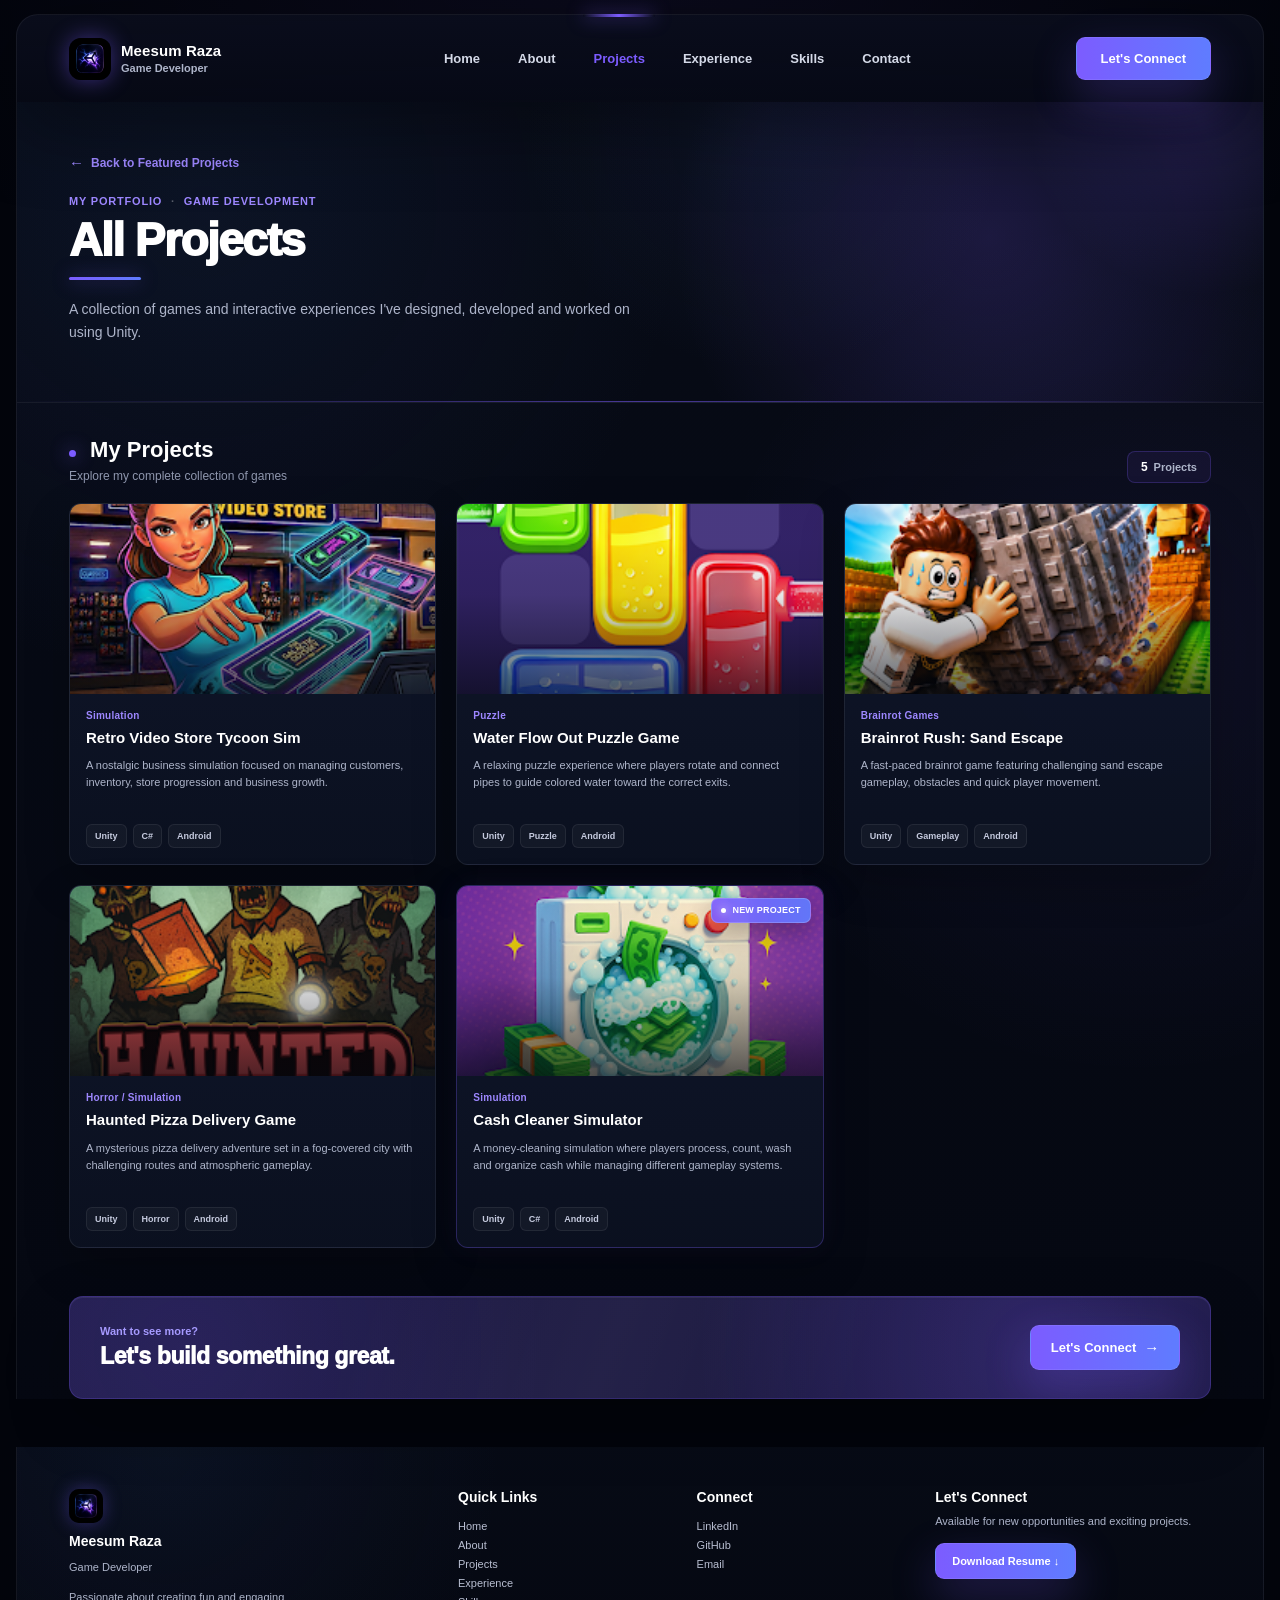
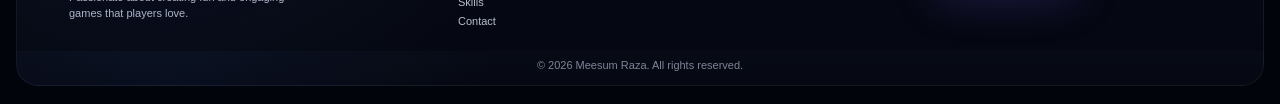
<file: projects/index.html>
<!DOCTYPE html>
<html lang="en">

<head>

    <meta charset="UTF-8">

    <meta
        name="viewport"
        content="width=device-width, initial-scale=1.0"
    >

    <meta
        name="description"
        content="Explore all games and interactive experiences developed by Meesum Raza."
    >

    <title>
        All Projects | Meesum Raza
    </title>


    <!-- =====================================================
         GLOBAL PORTFOLIO CSS
    ====================================================== -->

    <link
        rel="stylesheet"
        href="../style.css"
    >


    <!-- =====================================================
         ALL PROJECTS PAGE CSS
    ====================================================== -->

    <link
        rel="stylesheet"
        href="projects.css"
    >

</head>


<body>


    <!-- =====================================================
         NAVBAR
    ====================================================== -->

    <nav class="navbar">


        <!-- BRAND -->

        <a
            href="../index.html#home"
            class="brand"
            aria-label="Meesum Raza Home"
        >

            <img
                src="../assets/images/portfolio-icon.png"
                class="brand-icon"
                alt="Meesum Raza Logo"
            >


            <div class="brand-text">

                <strong>
                    Meesum Raza
                </strong>

                <span>
                    Game Developer
                </span>

            </div>

        </a>



        <!-- NAV LINKS -->

        <ul class="nav-links">

            <li>

                <a href="../index.html#home">
                    Home
                </a>

            </li>


            <li>

                <a href="../index.html#about">
                    About
                </a>

            </li>


            <li>

                <a
                    href="../index.html#projects"
                    class="active"
                >
                    Projects
                </a>

            </li>


            <li>

                <a href="../index.html#experience">
                    Experience
                </a>

            </li>


            <li>

                <a href="../index.html#skills">
                    Skills
                </a>

            </li>


            <li>

                <a href="../index.html#contact">
                    Contact
                </a>

            </li>

        </ul>



        <!-- CONNECT -->

        <a
            href="../index.html#contact"
            class="connect-btn"
        >
            Let's Connect
        </a>

    </nav>



    <!-- =====================================================
         MAIN
    ====================================================== -->

    <main class="all-projects-page">


        <!-- =================================================
             PAGE HERO
        ================================================== -->

        <section class="all-projects-hero">


            <!-- BACK BUTTON -->

            <a
                href="../index.html#projects"
                class="back-projects"
            >

                <span>
                    ←
                </span>

                Back to Featured Projects

            </a>



            <!-- KICKER -->

            <span class="projects-kicker">

                My Portfolio

                <span class="kicker-dot">
                    ·
                </span>

                Game Development

            </span>



            <!-- TITLE -->

            <h1>
                All Projects
            </h1>



            <!-- DESCRIPTION -->

            <p>

                A collection of games and interactive experiences
                I've designed, developed and worked on using Unity.

            </p>


        </section>



        <!-- =================================================
             PROJECTS SECTION
        ================================================== -->

        <section class="all-projects-section">


            <!-- SECTION HEADER -->

            <div class="all-projects-heading">


                <div>

                    <h2>

                        <span></span>

                        My Projects

                    </h2>


                    <p>
                        Explore my complete collection of games
                    </p>

                </div>



                <!-- PROJECT COUNT -->

                <div class="project-count">

                    <strong>
                        5
                    </strong>

                    Projects

                </div>

            </div>



            <!-- =================================================
                 PROJECT GRID
            ================================================== -->

            <div class="all-projects-grid">



                <!-- =================================================
                     PROJECT 1
                     RETRO VIDEO STORE TYCOON
                ================================================== -->

                <a
                    href="retro-video-store-tycoon/index.html"
                    class="all-project-card"
                    aria-label="View Retro Video Store Tycoon Sim"
                >


                    <!-- MEDIA -->

                    <div class="all-project-media">


                        <img
                            src="retro-video-store-tycoon/images/cover.png"
                            alt="Retro Video Store Tycoon Sim"
                            loading="lazy"
                        >


                        <div class="media-overlay"></div>


                        <span class="all-project-view">

                            View Project

                            <b>
                                →
                            </b>

                        </span>


                    </div>



                    <!-- INFO -->

                    <div class="all-project-info">


                        <span class="all-project-type">
                            Simulation
                        </span>


                        <h3>
                            Retro Video Store Tycoon Sim
                        </h3>


                        <p>

                            A nostalgic business simulation focused
                            on managing customers, inventory, store
                            progression and business growth.

                        </p>



                        <!-- TAGS -->

                        <div class="all-project-bottom">


                            <span>
                                Unity
                            </span>


                            <span>
                                C#
                            </span>


                            <span>
                                Android
                            </span>


                        </div>


                    </div>


                </a>



                <!-- =================================================
                     PROJECT 2
                     WATER FLOW OUT
                ================================================== -->

                <a
                    href="water-flow-out-puzzle/index.html"
                    class="all-project-card"
                    aria-label="View Water Flow Out Puzzle Game"
                >


                    <!-- MEDIA -->

                    <div class="all-project-media">


                        <img
                            src="water-flow-out-puzzle/images/cover.png"
                            alt="Water Flow Out Puzzle Game"
                            loading="lazy"
                        >


                        <div class="media-overlay"></div>


                        <span class="all-project-view">

                            View Project

                            <b>
                                →
                            </b>

                        </span>


                    </div>



                    <!-- INFO -->

                    <div class="all-project-info">


                        <span class="all-project-type">
                            Puzzle
                        </span>


                        <h3>
                            Water Flow Out Puzzle Game
                        </h3>


                        <p>

                            A relaxing puzzle experience where
                            players rotate and connect pipes to
                            guide colored water toward the correct exits.

                        </p>



                        <!-- TAGS -->

                        <div class="all-project-bottom">


                            <span>
                                Unity
                            </span>


                            <span>
                                Puzzle
                            </span>


                            <span>
                                Android
                            </span>


                        </div>


                    </div>


                </a>



                <!-- =================================================
                     PROJECT 3
                     BRAINROT RUSH
                ================================================== -->

                <a
                    href="brainrot-rush-sand-escape/index.html"
                    class="all-project-card"
                    aria-label="View Brainrot Rush Sand Escape"
                >


                    <!-- MEDIA -->

                    <div class="all-project-media">


                        <img
                            src="brainrot-rush-sand-escape/images/cover.png"
                            alt="Brainrot Rush Sand Escape"
                            loading="lazy"
                        >


                        <div class="media-overlay"></div>


                        <span class="all-project-view">

                            View Project

                            <b>
                                →
                            </b>

                        </span>


                    </div>



                    <!-- INFO -->

                    <div class="all-project-info">


                        <span class="all-project-type">
                            Brainrot Games
                        </span>


                        <h3>
                            Brainrot Rush: Sand Escape
                        </h3>


                        <p>

                            A fast-paced brainrot game featuring
                            challenging sand escape gameplay,
                            obstacles and quick player movement.

                        </p>



                        <!-- TAGS -->

                        <div class="all-project-bottom">


                            <span>
                                Unity
                            </span>


                            <span>
                                Gameplay
                            </span>


                            <span>
                                Android
                            </span>


                        </div>


                    </div>


                </a>



                <!-- =================================================
                     PROJECT 4
                     HAUNTED PIZZA
                ================================================== -->

                <a
                    href="Haunted%20Pizza%20Delivery%20Game/index.html"
                    class="all-project-card"
                    aria-label="View Haunted Pizza Delivery Game"
                >


                    <!-- MEDIA -->

                    <div class="all-project-media">


                        <img
                            src="Haunted%20Pizza%20Delivery%20Game/images/cover.png"
                            alt="Haunted Pizza Delivery Game"
                            loading="lazy"
                        >


                        <div class="media-overlay"></div>


                        <span class="all-project-view">

                            View Project

                            <b>
                                →
                            </b>

                        </span>


                    </div>



                    <!-- INFO -->

                    <div class="all-project-info">


                        <span class="all-project-type">
                            Horror / Simulation
                        </span>


                        <h3>
                            Haunted Pizza Delivery Game
                        </h3>


                        <p>

                            A mysterious pizza delivery adventure
                            set in a fog-covered city with challenging
                            routes and atmospheric gameplay.

                        </p>



                        <!-- TAGS -->

                        <div class="all-project-bottom">


                            <span>
                                Unity
                            </span>


                            <span>
                                Horror
                            </span>


                            <span>
                                Android
                            </span>


                        </div>


                    </div>


                </a>



                <!-- =================================================
                     PROJECT 5
                     CASH CLEANER
                ================================================== -->

                <a
                    href="cash-cleaner/index.html"
                    class="all-project-card featured-new-project"
                    aria-label="View Cash Cleaner Simulator"
                >


                    <!-- MEDIA -->

                    <div class="all-project-media">


                        <img
                            src="cash-cleaner/images/cover.png"
                            alt="Cash Cleaner Simulator"
                            loading="lazy"
                        >


                        <div class="media-overlay"></div>



                        <!-- NEW BADGE -->

                        <span class="new-project-badge">

                            <span class="new-dot"></span>

                            New Project

                        </span>



                        <!-- VIEW PROJECT -->

                        <span class="all-project-view">

                            View Project

                            <b>
                                →
                            </b>

                        </span>


                    </div>



                    <!-- INFO -->

                    <div class="all-project-info">


                        <span class="all-project-type">
                            Simulation
                        </span>


                        <h3>
                            Cash Cleaner Simulator
                        </h3>


                        <p>

                            A money-cleaning simulation where players
                            process, count, wash and organize cash while
                            managing different gameplay systems.

                        </p>



                        <!-- TAGS -->

                        <div class="all-project-bottom">


                            <span>
                                Unity
                            </span>


                            <span>
                                C#
                            </span>


                            <span>
                                Android
                            </span>


                        </div>


                    </div>


                </a>



            </div>


        </section>



        <!-- =================================================
             BOTTOM CTA
        ================================================== -->

        <section class="projects-bottom-cta">


            <div class="projects-bottom-content">


                <span>
                    Want to see more?
                </span>


                <h2>
                    Let's build something great.
                </h2>


            </div>



            <a
                href="../index.html#contact"
                class="primary-btn projects-cta-btn"
            >

                Let's Connect

                <b>
                    →
                </b>

            </a>


        </section>


    </main>



    <!-- =====================================================
         FOOTER
    ====================================================== -->

    <footer class="footer">


        <!-- FOOTER ABOUT -->

        <div class="footer-about">


            <img
                src="../assets/images/portfolio-icon.png"
                class="footer-logo"
                alt="Meesum Raza Logo"
            >


            <h4>
                Meesum Raza
            </h4>


            <span>
                Game Developer
            </span>


            <p>

                Passionate about creating fun and engaging
                games that players love.

            </p>


        </div>



        <!-- QUICK LINKS -->

        <div class="footer-links">


            <h4>
                Quick Links
            </h4>


            <a href="../index.html#home">
                Home
            </a>


            <a href="../index.html#about">
                About
            </a>


            <a href="../index.html#projects">
                Projects
            </a>


            <a href="../index.html#experience">
                Experience
            </a>


            <a href="../index.html#skills">
                Skills
            </a>


            <a href="../index.html#contact">
                Contact
            </a>


        </div>



        <!-- CONNECT -->

        <div class="footer-links">


            <h4>
                Connect
            </h4>


            <a
                href="https://pk.linkedin.com/in/meesum-razakhan"
                target="_blank"
                rel="noopener noreferrer"
            >
                LinkedIn
            </a>


            <a
                href="https://github.com/MeesumRaza-GameDev"
                target="_blank"
                rel="noopener noreferrer"
            >
                GitHub
            </a>


            <a href="mailto:meesumrazabhatti@gmail.com">
                Email
            </a>

        </div>



        <!-- FOOTER CONTACT -->

        <div class="footer-contact">


            <h4>
                Let's Connect
            </h4>


            <p>

                Available for new opportunities
                and exciting projects.

            </p>


            <a
                href="../assets/resume/Meesum-Raza-Resume.pdf"
                class="primary-btn"
                download
            >

                Download Resume ↓

            </a>


        </div>


    </footer>



    <!-- =====================================================
         COPYRIGHT
    ====================================================== -->

    <div class="copyright">

        © 2026 Meesum Raza.
        All rights reserved.

    </div>


</body>

</html>
</file>
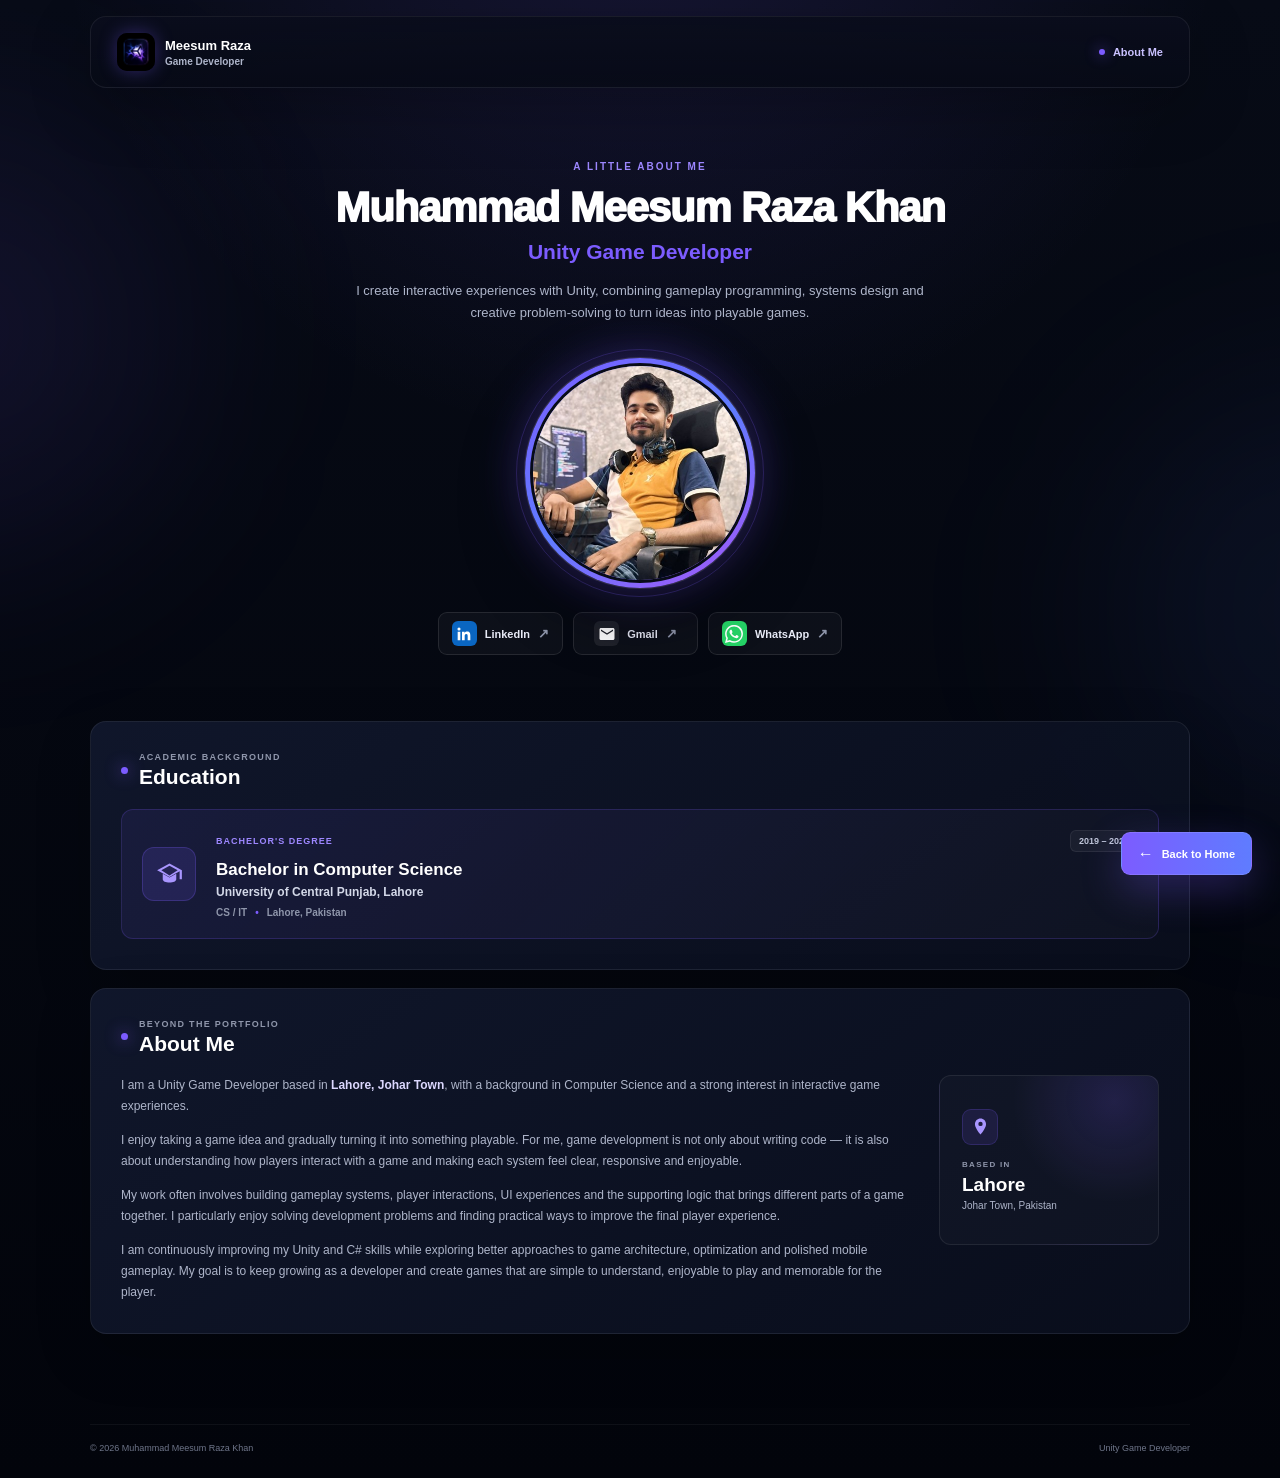
<file: assets/about/index.html>
<!DOCTYPE html>
<html lang="en">

<head>

    <meta charset="UTF-8">

    <meta
        name="viewport"
        content="width=device-width, initial-scale=1.0"
    >

    <meta
        name="description"
        content="About Muhammad Meesum Raza Khan, Unity Game Developer from Lahore."
    >

    <title>
        About Me | Muhammad Meesum Raza Khan
    </title>

    <link
        rel="stylesheet"
        href="about.css"
    >

</head>


<body>


    <!-- =========================
         PAGE BACKGROUND
    ========================== -->

    <div class="page-glow glow-one"></div>
    <div class="page-glow glow-two"></div>



    <!-- =========================
         TOP NAV
    ========================== -->

    <header class="about-header">

        <a
            href="../../index.html"
            class="mini-brand"
        >

            <img
                src="../images/portfolio-icon.png"
                alt="Meesum Raza Logo"
            >

            <div>

                <strong>
                    Meesum Raza
                </strong>

                <span>
                    Game Developer
                </span>

            </div>

        </a>


        <div class="page-label">

            <span></span>

            About Me

        </div>

    </header>



    <!-- =========================
         MAIN CONTENT
    ========================== -->

    <main class="about-page">


        <!-- =========================
             HERO / PROFILE
        ========================== -->

        <section class="profile-section">


            <div class="profile-heading">

                <span class="eyebrow">
                    A LITTLE ABOUT ME
                </span>


                <h1>
                    Muhammad Meesum Raza Khan
                </h1>


                <h2>
                    Unity Game Developer
                </h2>


                <p class="profile-intro">
                    I create interactive experiences with Unity,
                    combining gameplay programming, systems design
                    and creative problem-solving to turn ideas into
                    playable games.
                </p>

            </div>



            <!-- =========================
                 PROFILE IMAGE
            ========================== -->

            <div class="profile-image-wrapper">

                <div class="profile-image-glow"></div>


                <div class="profile-image-frame">

                    <img
                        src="meesum-raza.png"
                        alt="Muhammad Meesum Raza Khan - Unity Game Developer"
                    >

                </div>

            </div>



            <!-- =========================
                 SOCIAL BUTTONS
            ========================== -->

            <div class="social-buttons">


                <!-- LINKEDIN -->

                <a
                    href="https://www.linkedin.com/in/meesum-razakhan"
                    class="social-btn linkedin-btn"
                    target="_blank"
                    rel="noopener noreferrer"
                    aria-label="Connect with Meesum Raza on LinkedIn"
                >

                    <span class="social-icon linkedin-icon">

                        <svg
                            viewBox="0 0 24 24"
                            aria-hidden="true"
                        >

                            <path
                                d="M20.447 20.452h-3.554v-5.569c0-1.328-.027-3.037-1.852-3.037-1.853 0-2.136 1.447-2.136 2.942v5.664H9.351V9h3.414v1.561h.049c.9-1.637 1.85-1.85 3.37-1.85 3.602 0 4.267 2.371 4.267 5.455v6.286zM5.337 7.433a2.062 2.062 0 1 1 0-4.124 2.062 2.062 0 0 1 0 4.124zM7.114 20.452H3.558V9h3.556v11.452z"
                            />

                        </svg>

                    </span>

                    <span>
                        LinkedIn
                    </span>

                    <span class="social-arrow">
                        ↗
                    </span>

                </a>



                <!-- GMAIL -->

                <a
                    href="mailto:meesumrazabhatti@gmail.com"
                    class="social-btn gmail-btn"
                    aria-label="Email Meesum Raza"
                >

                    <span class="social-icon gmail-icon">

                        <svg
                            viewBox="0 0 24 24"
                            aria-hidden="true"
                        >

                            <path
                                d="M20 4H4c-1.1 0-2 .9-2 2v12c0 1.1.9 2 2 2h16c1.1 0 2-.9 2-2V6c0-1.1-.9-2-2-2zm0 4-8 5-8-5V6l8 5 8-5v2z"
                            />

                        </svg>

                    </span>

                    <span>
                        Gmail
                    </span>

                    <span class="social-arrow">
                        ↗
                    </span>

                </a>



                <!-- WHATSAPP -->

                <a
                    href="https://wa.me/923361699448"
                    class="social-btn whatsapp-btn"
                    target="_blank"
                    rel="noopener noreferrer"
                    aria-label="Contact Meesum Raza on WhatsApp"
                >

                    <span class="social-icon whatsapp-icon">

                        <svg
                            viewBox="0 0 24 24"
                            aria-hidden="true"
                        >

                            <path
                                d="M17.472 14.382c-.297-.149-1.758-.867-2.03-.967-.273-.1-.471-.149-.67.15-.197.297-.767.966-.94 1.164-.173.199-.347.223-.644.075-.297-.15-1.255-.463-2.39-1.475-.883-.788-1.48-1.761-1.653-2.059-.173-.297-.018-.458.13-.606.134-.133.298-.347.446-.52.149-.174.198-.298.298-.497.1-.198.05-.372-.025-.521-.075-.149-.669-1.611-.916-2.206-.242-.579-.487-.5-.67-.51-.173-.008-.372-.01-.57-.01-.198 0-.52.075-.792.372-.272.297-1.04 1.016-1.04 2.479 0 1.462 1.065 2.875 1.213 3.074.149.198 2.095 3.2 5.076 4.487.709.306 1.262.489 1.694.626.712.227 1.36.195 1.872.118.571-.085 1.758-.719 2.006-1.413.248-.694.248-1.289.173-1.413-.074-.124-.272-.198-.57-.347z"
                            />

                            <path
                                d="M20.52 3.449C18.237 1.166 15.2-.09 12.018-.09 5.445-.09.096 5.259.096 11.832c0 2.086.545 4.122 1.579 5.916L.027 23.91l6.307-1.654a11.8 11.8 0 0 0 5.684 1.45h.005c6.572 0 11.921-5.349 11.921-11.922 0-3.182-1.255-6.219-3.424-8.335zM12.023 21.71h-.004a9.844 9.844 0 0 1-5.019-1.373l-.36-.214-3.744.982 1-3.65-.234-.374a9.82 9.82 0 0 1-1.51-5.249c0-5.44 4.428-9.868 9.875-9.868 2.638 0 5.118 1.029 6.981 2.897a9.825 9.825 0 0 1 2.89 6.987c-.001 5.44-4.429 9.868-9.875 9.868z"
                            />

                        </svg>

                    </span>

                    <span>
                        WhatsApp
                    </span>

                    <span class="social-arrow">
                        ↗
                    </span>

                </a>

            </div>

        </section>



        <!-- =========================
             EDUCATION
        ========================== -->

        <section class="education-section">


            <div class="section-title">

                <span class="section-dot"></span>

                <div>

                    <span class="section-kicker">
                        ACADEMIC BACKGROUND
                    </span>

                    <h3>
                        Education
                    </h3>

                </div>

            </div>



            <div class="education-card">


                <div class="education-icon">

                    <svg
                        viewBox="0 0 24 24"
                        aria-hidden="true"
                    >

                        <path
                            d="M12 3 1 9l11 6 9-4.91V17h2V9L12 3zm0 10.8L4.74 9 12 5.2 19.26 9 12 13.8z"
                        />

                        <path
                            d="M6 12.27V17c0 1.66 2.69 3 6 3s6-1.34 6-3v-4.73l-6 3.27-6-3.27z"
                        />

                    </svg>

                </div>


                <div class="education-content">

                    <div class="education-top">

                        <span class="education-label">
                            BACHELOR'S DEGREE
                        </span>

                        <span class="education-years">
                            2019 – 2024
                        </span>

                    </div>


                    <h4>
                        Bachelor in Computer Science
                    </h4>


                    <p class="university">
                        University of Central Punjab, Lahore
                    </p>


                    <div class="education-meta">

                        <span>
                            CS / IT
                        </span>

                        <span class="meta-separator">
                            •
                        </span>

                        <span>
                            Lahore, Pakistan
                        </span>

                    </div>

                </div>

            </div>

        </section>



        <!-- =========================
             ABOUT DESCRIPTION
        ========================== -->

        <section class="about-description">


            <div class="section-title">

                <span class="section-dot"></span>

                <div>

                    <span class="section-kicker">
                        BEYOND THE PORTFOLIO
                    </span>

                    <h3>
                        About Me
                    </h3>

                </div>

            </div>



            <div class="description-grid">


                <div class="description-main">

                    <p>
                        I am a Unity Game Developer based in
                        <strong>Lahore, Johar Town</strong>, with a
                        background in Computer Science and a strong
                        interest in interactive game experiences.
                    </p>


                    <p>
                        I enjoy taking a game idea and gradually
                        turning it into something playable. For me,
                        game development is not only about writing
                        code — it is also about understanding how
                        players interact with a game and making each
                        system feel clear, responsive and enjoyable.
                    </p>


                    <p>
                        My work often involves building gameplay
                        systems, player interactions, UI experiences
                        and the supporting logic that brings different
                        parts of a game together. I particularly enjoy
                        solving development problems and finding
                        practical ways to improve the final player
                        experience.
                    </p>


                    <p>
                        I am continuously improving my Unity and C#
                        skills while exploring better approaches to
                        game architecture, optimization and polished
                        mobile gameplay. My goal is to keep growing as
                        a developer and create games that are simple
                        to understand, enjoyable to play and memorable
                        for the player.
                    </p>

                </div>



                <aside class="location-card">

                    <span class="location-icon">

                        <svg
                            viewBox="0 0 24 24"
                            aria-hidden="true"
                        >

                            <path
                                d="M12 2C8.13 2 5 5.13 5 9c0 5.25 7 13 7 13s7-7.75 7-13c0-3.87-3.13-7-7-7zm0 9.5A2.5 2.5 0 1 1 12 6a2.5 2.5 0 0 1 0 5.5z"
                            />

                        </svg>

                    </span>


                    <span class="location-label">
                        BASED IN
                    </span>


                    <strong>
                        Lahore
                    </strong>


                    <span>
                        Johar Town, Pakistan
                    </span>

                </aside>

            </div>

        </section>



    </main>



    <!-- =========================
         BACK HOME
    ========================== -->

    <a
        href="../../index.html"
        class="back-home"
        aria-label="Back to Home"
    >

        <span class="back-arrow">
            ←
        </span>

        <span>
            Back to Home
        </span>

    </a>



    <!-- =========================
         FOOTER
    ========================== -->

    <footer class="about-footer">

        <span>
            © 2026 Muhammad Meesum Raza Khan
        </span>

        <span>
            Unity Game Developer
        </span>

    </footer>


</body>

</html>
</file>
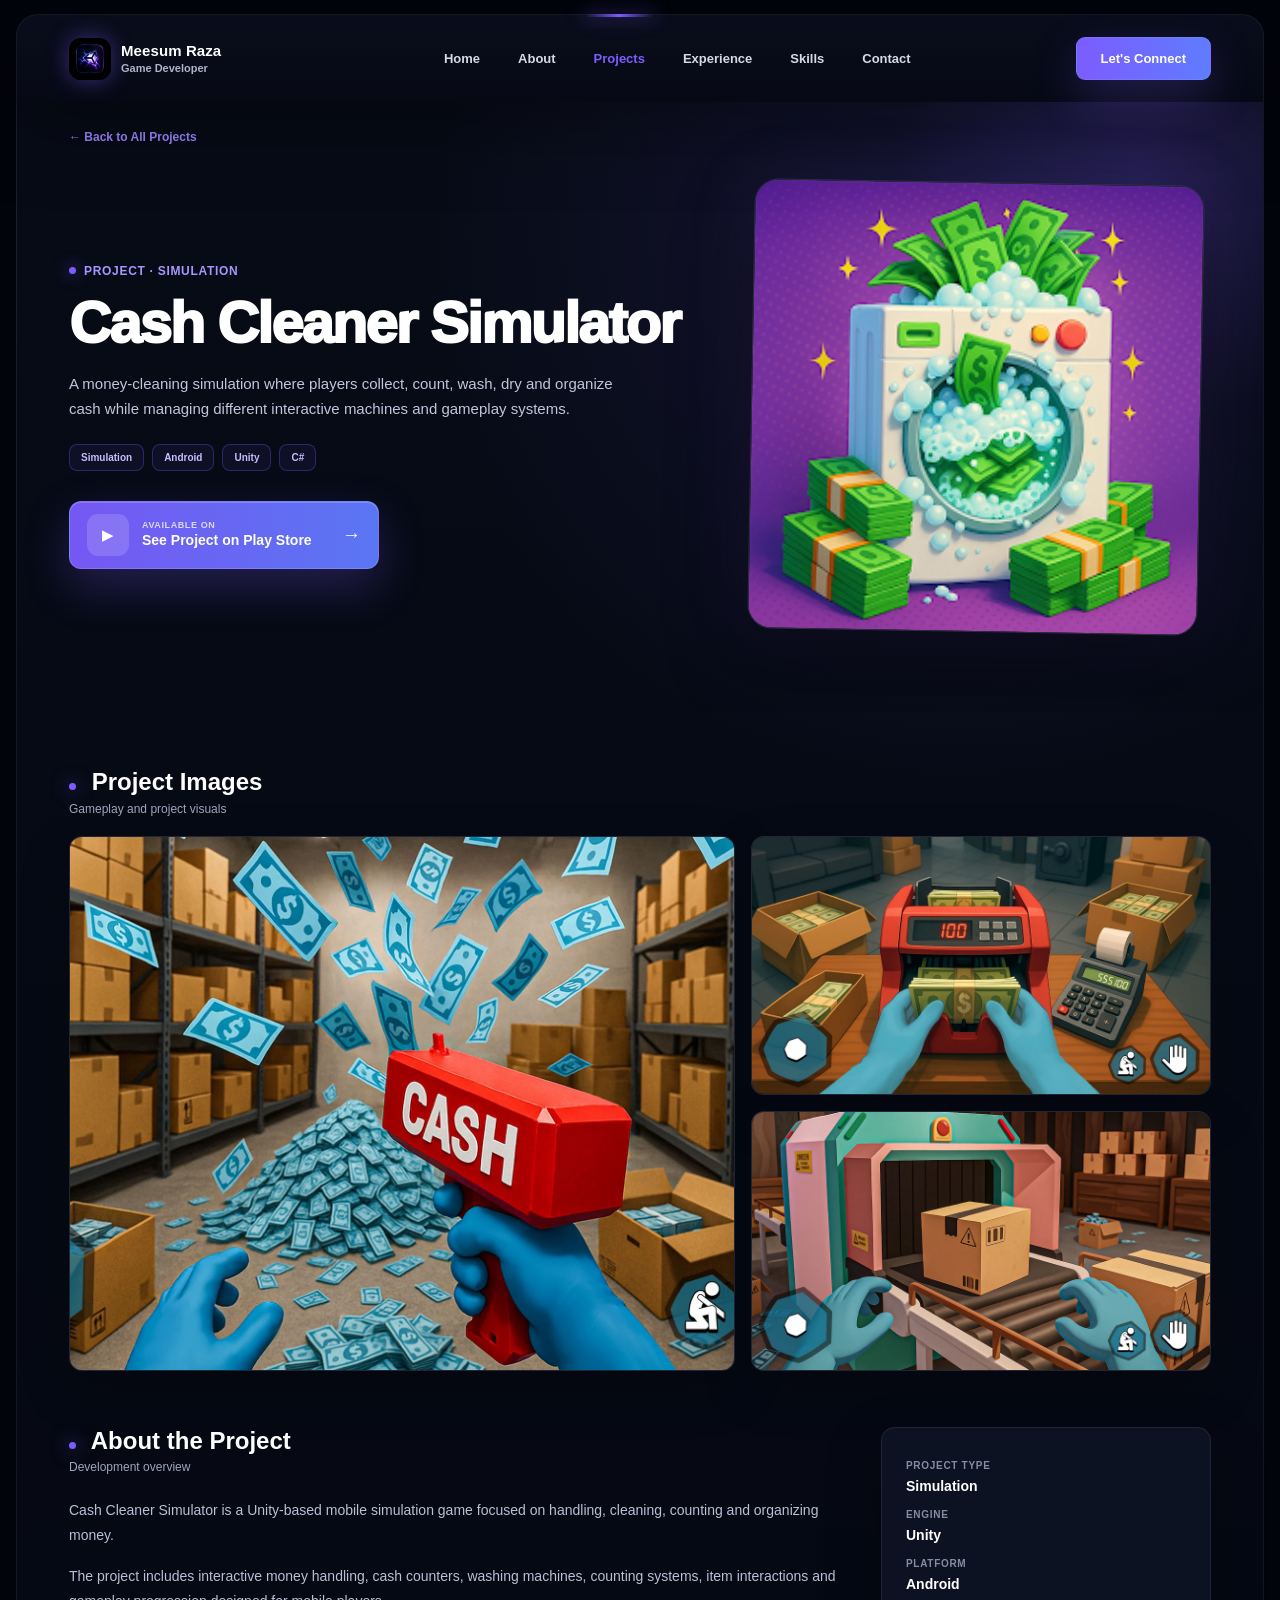
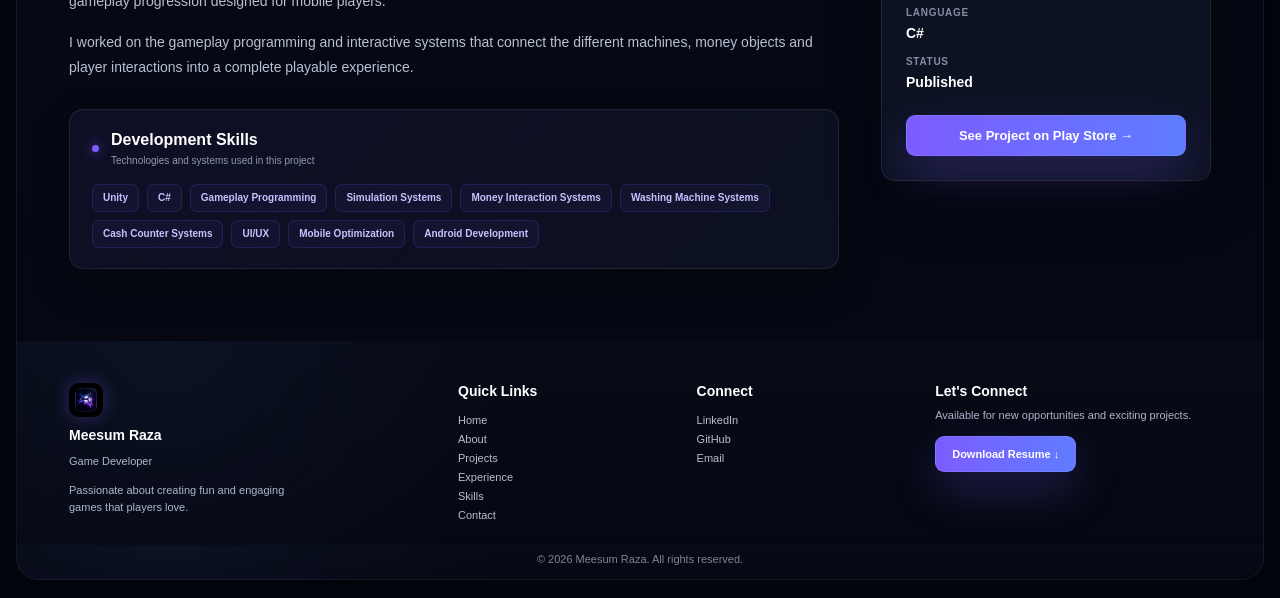
<file: projects/cash-cleaner/index.html>
<!DOCTYPE html>
<html lang="en">

<head>

    <meta charset="UTF-8">

    <meta
        name="viewport"
        content="width=device-width, initial-scale=1.0"
    >

    <title>
        Cash Cleaner Simulator | Meesum Raza
    </title>


    <!-- =====================================================
         MAIN PORTFOLIO CSS
    ====================================================== -->

    <link
        rel="stylesheet"
        href="../../style.css"
    >


    <!-- =====================================================
         PROJECT CSS
    ====================================================== -->

    <link
        rel="stylesheet"
        href="project.css"
    >

</head>


<body>


    <!-- =====================================================
         NAVBAR
    ====================================================== -->

    <nav class="navbar">

        <a
            href="../../index.html#home"
            class="brand"
            aria-label="Meesum Raza Home"
        >

            <img
                src="../../assets/images/portfolio-icon.png"
                class="brand-icon"
                alt="Meesum Raza Logo"
            >


            <div class="brand-text">

                <strong>
                    Meesum Raza
                </strong>

                <span>
                    Game Developer
                </span>

            </div>

        </a>


        <ul class="nav-links">

            <li>
                <a href="../../index.html#home">
                    Home
                </a>
            </li>


            <li>
                <a href="../../index.html#about">
                    About
                </a>
            </li>


            <li>
                <a
                    href="../../index.html#projects"
                    class="active"
                >
                    Projects
                </a>
            </li>


            <li>
                <a href="../../index.html#experience">
                    Experience
                </a>
            </li>


            <li>
                <a href="../../index.html#skills">
                    Skills
                </a>
            </li>


            <li>
                <a href="../../index.html#contact">
                    Contact
                </a>
            </li>

        </ul>


        <a
            href="../../index.html#contact"
            class="connect-btn"
        >
            Let's Connect
        </a>

    </nav>



    <!-- =====================================================
         MAIN PROJECT PAGE
    ====================================================== -->

    <main class="project-page">


        <!-- =================================================
             PROJECT HERO
        ================================================== -->

        <section class="project-hero-detail">


            <!-- =================================================
                 DYNAMIC BACK BUTTON

                 JavaScript below changes this depending on
                 where the user came from.
            ================================================== -->

            <a
                href="../index.html"
                class="back-project"
                id="projectBackButton"
            >
                ← Back to All Projects
            </a>



            <!-- =================================================
                 PROJECT INFORMATION
            ================================================== -->

            <div class="project-title-wrap">

                <span class="project-kicker">
                    Project · Simulation
                </span>


                <h1>
                    Cash Cleaner Simulator
                </h1>


                <p class="project-lead">

                    A money-cleaning simulation where players
                    collect, count, wash, dry and organize cash
                    while managing different interactive machines
                    and gameplay systems.

                </p>



                <!-- PROJECT TAGS -->

                <div class="project-meta">

                    <span>
                        Simulation
                    </span>

                    <span>
                        Android
                    </span>

                    <span>
                        Unity
                    </span>

                    <span>
                        C#
                    </span>

                </div>



                <!-- =================================================
                     PLAY STORE
                ================================================== -->

                <a
                    href="https://play.google.com/store/apps/details?id=com.gs.money.washer.bills.simulator&hl=en"
                    class="playstore-btn"
                    target="_blank"
                    rel="noopener noreferrer"
                    aria-label="Open Cash Cleaner Simulator on Google Play"
                >

                    <span class="playstore-icon">
                        ▶
                    </span>


                    <span class="playstore-button-text">

                        <small>
                            Available on
                        </small>

                        See Project on Play Store

                    </span>


                    <b>
                        →
                    </b>

                </a>

            </div>



            <!-- =================================================
                 COVER
            ================================================== -->

            <div class="project-cover-large">

                <img
                    src="images/cover.png"
                    alt="Cash Cleaner Simulator"
                >

            </div>

        </section>



        <!-- =====================================================
             GALLERY
        ====================================================== -->

        <section class="project-gallery-section">


            <div class="project-section-heading">

                <div>

                    <h2>

                        <span></span>

                        Project Images

                    </h2>


                    <p>
                        Gameplay and project visuals
                    </p>

                </div>

            </div>



            <div class="project-gallery">


                <figure class="gallery-main">

                    <img
                        src="images/gallery-01.png"
                        alt="Cash Cleaner Simulator gameplay"
                        loading="lazy"
                    >

                </figure>



                <figure>

                    <img
                        src="images/gallery-02.png"
                        alt="Cash Cleaner Simulator gameplay"
                        loading="lazy"
                    >

                </figure>



                <figure>

                    <img
                        src="images/gallery-03.png"
                        alt="Cash Cleaner Simulator gameplay"
                        loading="lazy"
                    >

                </figure>


            </div>

        </section>



        <!-- =====================================================
             DESCRIPTION + SIDE CARD
        ====================================================== -->

        <section class="project-description-section">


            <!-- DESCRIPTION -->

            <div class="project-description">


                <div class="project-section-heading">

                    <div>

                        <h2>

                            <span></span>

                            About the Project

                        </h2>


                        <p>
                            Development overview
                        </p>

                    </div>

                </div>



                <p>

                    Cash Cleaner Simulator is a Unity-based
                    mobile simulation game focused on handling,
                    cleaning, counting and organizing money.

                </p>


                <p>

                    The project includes interactive money
                    handling, cash counters, washing machines,
                    counting systems, item interactions and
                    gameplay progression designed for mobile players.

                </p>


                <p>

                    I worked on the gameplay programming and
                    interactive systems that connect the different
                    machines, money objects and player interactions
                    into a complete playable experience.

                </p>



                <!-- =================================================
                     DEVELOPMENT SKILLS
                ================================================== -->

                <div class="development-skills-card">


                    <div class="skills-card-header">

                        <div class="skills-card-dot"></div>


                        <div>

                            <h3>
                                Development Skills
                            </h3>


                            <p>
                                Technologies and systems used in this project
                            </p>

                        </div>

                    </div>



                    <div class="skills-tags">

                        <span>
                            Unity
                        </span>

                        <span>
                            C#
                        </span>

                        <span>
                            Gameplay Programming
                        </span>

                        <span>
                            Simulation Systems
                        </span>

                        <span>
                            Money Interaction Systems
                        </span>

                        <span>
                            Washing Machine Systems
                        </span>

                        <span>
                            Cash Counter Systems
                        </span>

                        <span>
                            UI/UX
                        </span>

                        <span>
                            Mobile Optimization
                        </span>

                        <span>
                            Android Development
                        </span>

                    </div>

                </div>

            </div>



            <!-- =================================================
                 SIDE CARD
            ================================================== -->

            <aside class="project-side-card">


                <span class="side-label">
                    Project Type
                </span>

                <strong>
                    Simulation
                </strong>



                <span class="side-label">
                    Engine
                </span>

                <strong>
                    Unity
                </strong>



                <span class="side-label">
                    Platform
                </span>

                <strong>
                    Android
                </strong>



                <span class="side-label">
                    Language
                </span>

                <strong>
                    C#
                </strong>



                <span class="side-label">
                    Status
                </span>

                <strong>
                    Published
                </strong>



                <a
                    href="https://play.google.com/store/apps/details?id=com.gs.money.washer.bills.simulator&hl=en"
                    class="primary-btn"
                    target="_blank"
                    rel="noopener noreferrer"
                >
                    See Project on Play Store →
                </a>


            </aside>


        </section>


    </main>



    <!-- =====================================================
         FOOTER
    ====================================================== -->

    <footer class="footer">


        <!-- FOOTER ABOUT -->

        <div class="footer-about">

            <img
                src="../../assets/images/portfolio-icon.png"
                class="footer-logo"
                alt="Meesum Raza Logo"
            >


            <h4>
                Meesum Raza
            </h4>


            <span>
                Game Developer
            </span>


            <p>
                Passionate about creating fun and engaging
                games that players love.
            </p>

        </div>



        <!-- QUICK LINKS -->

        <div class="footer-links">

            <h4>
                Quick Links
            </h4>


            <a href="../../index.html#home">
                Home
            </a>


            <a href="../../index.html#about">
                About
            </a>


            <a href="../index.html">
                Projects
            </a>


            <a href="../../index.html#experience">
                Experience
            </a>


            <a href="../../index.html#skills">
                Skills
            </a>


            <a href="../../index.html#contact">
                Contact
            </a>

        </div>



        <!-- CONNECT -->

        <div class="footer-links">

            <h4>
                Connect
            </h4>


            <a
                href="https://pk.linkedin.com/in/meesum-razakhan"
                target="_blank"
                rel="noopener noreferrer"
            >
                LinkedIn
            </a>


            <a
                href="https://github.com/MeesumRaza-GameDev"
                target="_blank"
                rel="noopener noreferrer"
            >
                GitHub
            </a>

            <a href="mailto:meesumrazabhatti@gmail.com">
                Email
            </a>

        </div>



        <!-- FOOTER CONTACT -->

        <div class="footer-contact">

            <h4>
                Let's Connect
            </h4>


            <p>
                Available for new opportunities
                and exciting projects.
            </p>


            <a
                href="../../assets/resume/Meesum-Raza-Resume.pdf"
                class="primary-btn"
                download
            >
                Download Resume ↓
            </a>

        </div>


    </footer>



    <!-- =====================================================
         COPYRIGHT
    ====================================================== -->

    <div class="copyright">

        © 2026 Meesum Raza.
        All rights reserved.

    </div>



    <!-- =====================================================
         DYNAMIC BACK BUTTON SCRIPT
    ====================================================== -->

    <script>

        document.addEventListener("DOMContentLoaded", function () {

            const backButton =
                document.getElementById("projectBackButton");


            /*
             * Check how the user arrived at this page.
             *
             * Experience link:
             * projects/cash-cleaner/index.html?from=experience
             *
             * All Projects link:
             * projects/cash-cleaner/index.html
             */

            const params =
                new URLSearchParams(window.location.search);


            const cameFromExperience =
                params.get("from") === "experience";


            if (cameFromExperience) {

                /*
                 * User came from the Experience section.
                 */

                backButton.href =
                    "../../index.html#experience";

                backButton.innerHTML =
                    "← Back to Experience";

            } else {

                /*
                 * User came from All Projects.
                 */

                backButton.href =
                    "../index.html";

                backButton.innerHTML =
                    "← Back to All Projects";

            }

        });

    </script>


</body>

</html>
</file>
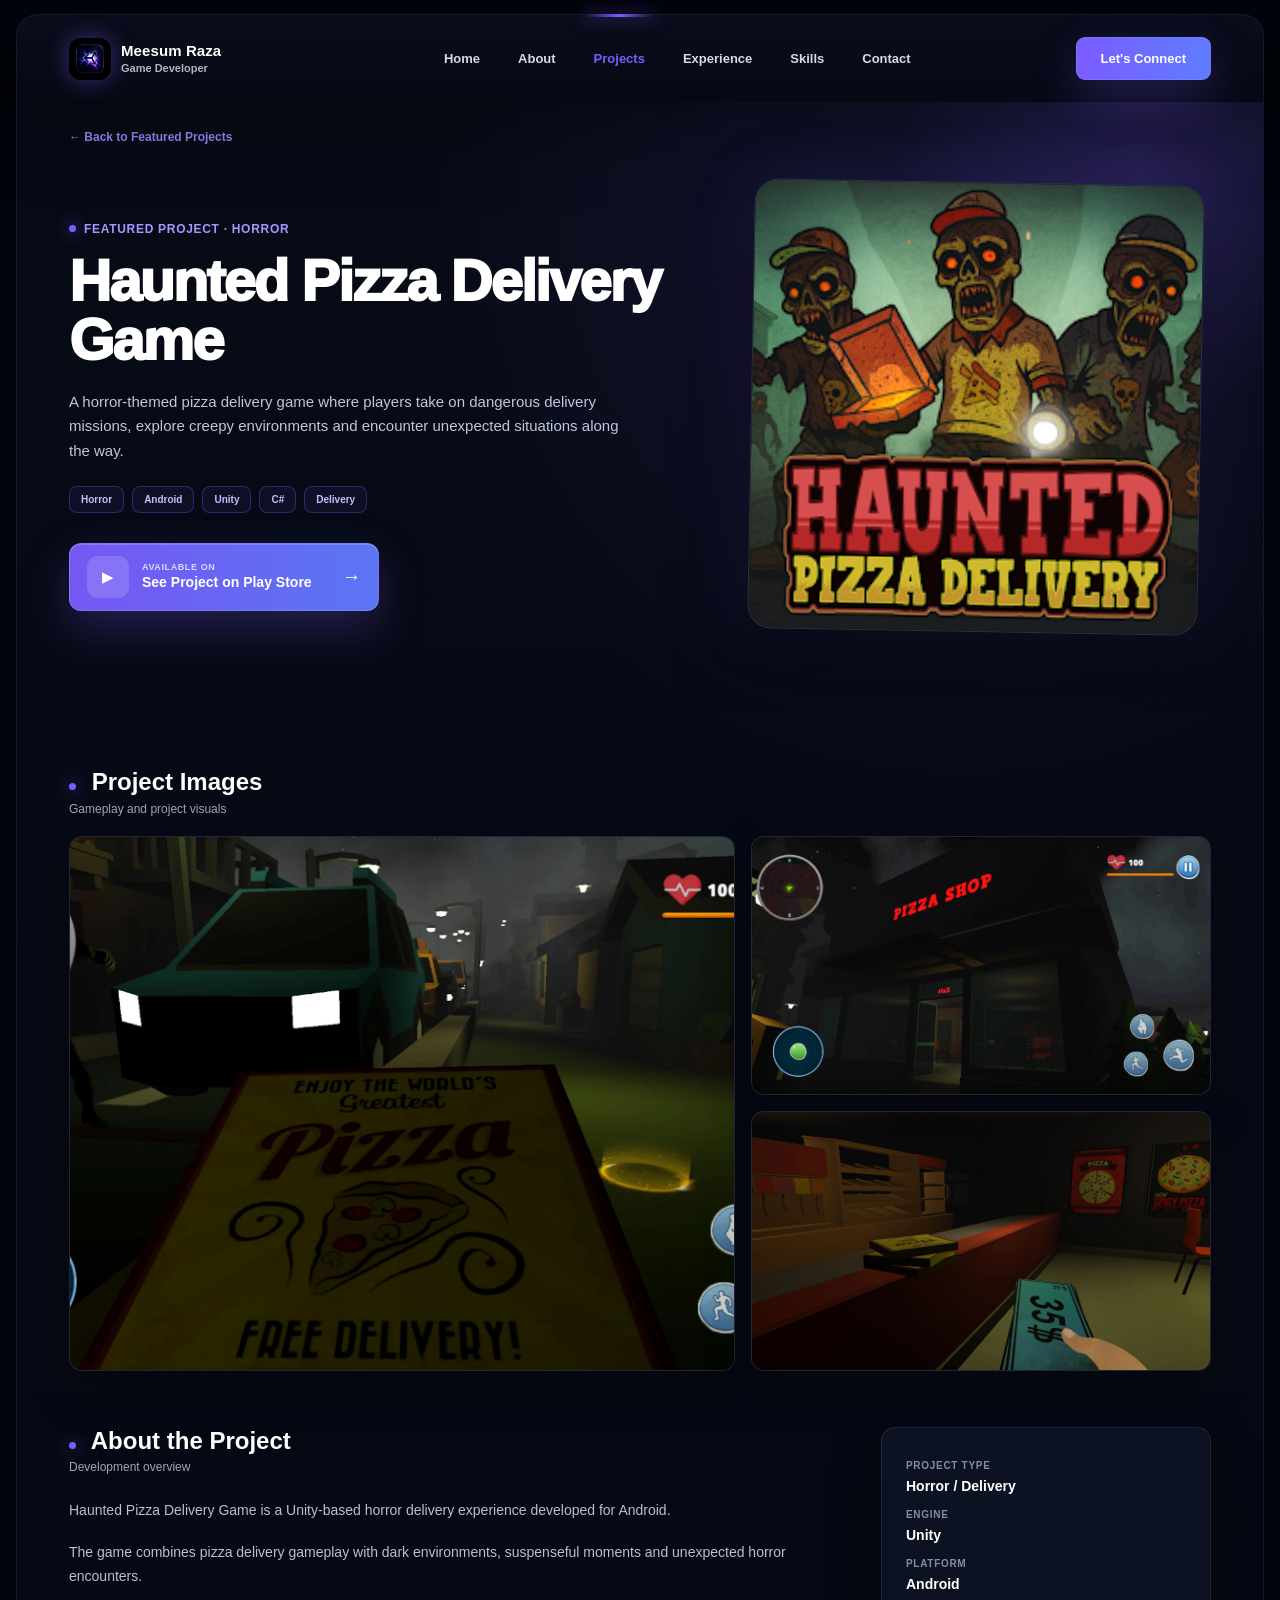
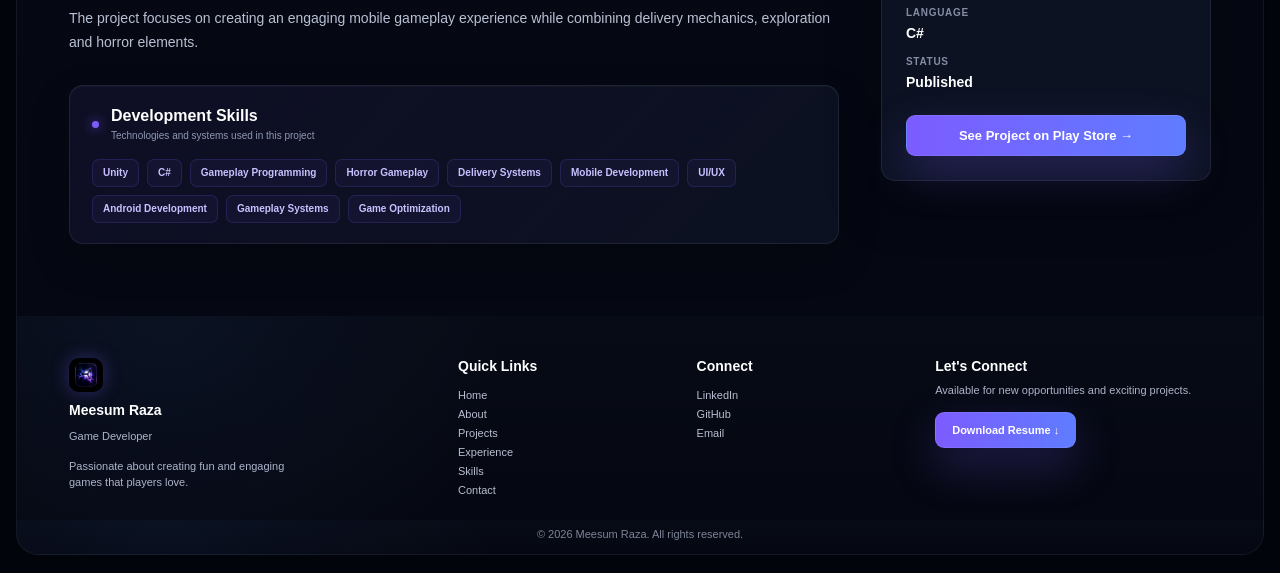
<file: projects/Haunted Pizza Delivery Game/index.html>
<!DOCTYPE html>
<html lang="en">

<head>

    <meta charset="UTF-8">

    <meta
        name="viewport"
        content="width=device-width, initial-scale=1.0"
    >

    <title>
        Haunted Pizza Delivery Game | Meesum Raza
    </title>


    <!-- Main Portfolio CSS -->

    <link
        rel="stylesheet"
        href="../../style.css"
    >


    <!-- Project Page CSS -->

    <link
        rel="stylesheet"
        href="project.css"
    >

</head>


<body>


    <!-- =====================================================
         NAVBAR
    ====================================================== -->

    <nav class="navbar">


        <a
            href="../../index.html#home"
            class="brand"
            aria-label="Meesum Raza Home"
        >

            <img
                src="../../assets/images/portfolio-icon.png"
                class="brand-icon"
                alt="Meesum Raza Logo"
            >


            <div class="brand-text">

                <strong>
                    Meesum Raza
                </strong>

                <span>
                    Game Developer
                </span>

            </div>

        </a>



        <ul class="nav-links">


            <li>

                <a href="../../index.html#home">
                    Home
                </a>

            </li>


            <li>

                <a href="../../index.html#about">
                    About
                </a>

            </li>


            <li>

                <a
                    href="../../index.html#projects"
                    class="active"
                >
                    Projects
                </a>

            </li>


            <li>

                <a href="../../index.html#experience">
                    Experience
                </a>

            </li>


            <li>

                <a href="../../index.html#skills">
                    Skills
                </a>

            </li>


            <li>

                <a href="../../index.html#contact">
                    Contact
                </a>

            </li>


        </ul>



        <a
            href="../../index.html#contact"
            class="connect-btn"
        >
            Let's Connect
        </a>


    </nav>



    <!-- =====================================================
         MAIN PROJECT PAGE
    ====================================================== -->

    <main class="project-page">



        <!-- =================================================
             PROJECT HERO
        ================================================== -->

        <section class="project-hero-detail">


            <!-- BACK BUTTON -->

            <a
                href="../../index.html#projects"
                class="back-project"
            >
                ← Back to Featured Projects
            </a>



            <!-- PROJECT INFORMATION -->

            <div class="project-title-wrap">


                <span class="project-kicker">
                    Featured Project · Horror
                </span>



                <h1>
                    Haunted Pizza Delivery Game
                </h1>



                <p class="project-lead">

                    A horror-themed pizza delivery game where
                    players take on dangerous delivery missions,
                    explore creepy environments and encounter
                    unexpected situations along the way.

                </p>



                <!-- PROJECT TAGS -->

                <div class="project-meta">


                    <span>
                        Horror
                    </span>


                    <span>
                        Android
                    </span>


                    <span>
                        Unity
                    </span>


                    <span>
                        C#
                    </span>


                    <span>
                        Delivery
                    </span>


                </div>



                <!-- =================================================
                     GOOGLE PLAY BUTTON
                ================================================== -->

                <a
                    href="https://play.google.com/store/apps/details?id=com.gs.horror.pizza.delivery.game&hl=en"
                    class="playstore-btn"
                    target="_blank"
                    rel="noopener noreferrer"
                    aria-label="Open Haunted Pizza Delivery Game on Google Play"
                >


                    <span class="playstore-icon">
                        ▶
                    </span>


                    <span class="playstore-button-text">

                        <small>
                            Available on
                        </small>

                        See Project on Play Store

                    </span>


                    <b>
                        →
                    </b>


                </a>


            </div>



            <!-- =================================================
                 PROJECT COVER
            ================================================== -->

            <div class="project-cover-large">


                <img
                    src="images/cover.png"
                    alt="Haunted Pizza Delivery Game"
                >


            </div>


        </section>



        <!-- =====================================================
             PROJECT GALLERY
        ====================================================== -->

        <section class="project-gallery-section">


            <div class="project-section-heading">


                <div>


                    <h2>

                        <span></span>

                        Project Images

                    </h2>


                    <p>
                        Gameplay and project visuals
                    </p>


                </div>


            </div>



            <div class="project-gallery">


                <!-- =================================================
                     GALLERY 01
                ================================================== -->

                <figure class="gallery-main">


                    <img
                        src="images/gallery-01.png"
                        alt="Haunted Pizza Delivery Game gameplay screenshot 1"
                        loading="lazy"
                    >


                </figure>



                <!-- =================================================
                     GALLERY 02
                ================================================== -->

                <figure>


                    <img
                        src="images/gallery-02.png"
                        alt="Haunted Pizza Delivery Game gameplay screenshot 2"
                        loading="lazy"
                    >


                </figure>



                <!-- =================================================
                     GALLERY 03
                ================================================== -->

                <figure>


                    <img
                        src="images/gallery-03.png"
                        alt="Haunted Pizza Delivery Game gameplay screenshot 3"
                        loading="lazy"
                    >


                </figure>


            </div>


        </section>



        <!-- =====================================================
             DESCRIPTION + SIDE CARD
        ====================================================== -->

        <section class="project-description-section">



            <!-- =================================================
                 DESCRIPTION
            ================================================== -->

            <div class="project-description">


                <div class="project-section-heading">


                    <div>


                        <h2>

                            <span></span>

                            About the Project

                        </h2>


                        <p>
                            Development overview
                        </p>


                    </div>


                </div>



                <p>

                    Haunted Pizza Delivery Game is a
                    Unity-based horror delivery experience
                    developed for Android.

                </p>



                <p>

                    The game combines pizza delivery gameplay
                    with dark environments, suspenseful moments
                    and unexpected horror encounters.

                </p>



                <p>

                    The project focuses on creating an engaging
                    mobile gameplay experience while combining
                    delivery mechanics, exploration and horror
                    elements.

                </p>



                <!-- =================================================
                     DEVELOPMENT SKILLS
                ================================================== -->

                <div class="development-skills-card">


                    <div class="skills-card-header">


                        <div class="skills-card-dot"></div>



                        <div>


                            <h3>
                                Development Skills
                            </h3>


                            <p>
                                Technologies and systems used in this project
                            </p>


                        </div>


                    </div>



                    <div class="skills-tags">


                        <span>
                            Unity
                        </span>


                        <span>
                            C#
                        </span>


                        <span>
                            Gameplay Programming
                        </span>


                        <span>
                            Horror Gameplay
                        </span>


                        <span>
                            Delivery Systems
                        </span>


                        <span>
                            Mobile Development
                        </span>


                        <span>
                            UI/UX
                        </span>


                        <span>
                            Android Development
                        </span>


                        <span>
                            Gameplay Systems
                        </span>


                        <span>
                            Game Optimization
                        </span>


                    </div>


                </div>


            </div>



            <!-- =================================================
                 PROJECT INFORMATION CARD
            ================================================== -->

            <aside class="project-side-card">


                <span class="side-label">
                    Project Type
                </span>


                <strong>
                    Horror / Delivery
                </strong>



                <span class="side-label">
                    Engine
                </span>


                <strong>
                    Unity
                </strong>



                <span class="side-label">
                    Platform
                </span>


                <strong>
                    Android
                </strong>



                <span class="side-label">
                    Language
                </span>


                <strong>
                    C#
                </strong>



                <span class="side-label">
                    Status
                </span>


                <strong>
                    Published
                </strong>



                <!-- GOOGLE PLAY -->

                <a
                    href="https://play.google.com/store/apps/details?id=com.gs.horror.pizza.delivery.game&hl=en"
                    class="primary-btn"
                    target="_blank"
                    rel="noopener noreferrer"
                >

                    See Project on Play Store →

                </a>


            </aside>


        </section>


    </main>



    <!-- =====================================================
         FOOTER
    ====================================================== -->

    <footer class="footer">


        <!-- FOOTER ABOUT -->

        <div class="footer-about">


            <img
                src="../../assets/images/portfolio-icon.png"
                class="footer-logo"
                alt="Meesum Raza Logo"
            >


            <h4>
                Meesum Raza
            </h4>


            <span>
                Game Developer
            </span>


            <p>
                Passionate about creating fun and engaging
                games that players love.
            </p>


        </div>



        <!-- QUICK LINKS -->

        <div class="footer-links">


            <h4>
                Quick Links
            </h4>


            <a href="../../index.html#home">
                Home
            </a>


            <a href="../../index.html#about">
                About
            </a>


            <a href="../../index.html#projects">
                Projects
            </a>


            <a href="../../index.html#experience">
                Experience
            </a>


            <a href="../../index.html#skills">
                Skills
            </a>


            <a href="../../index.html#contact">
                Contact
            </a>


        </div>



        <!-- CONNECT -->

        <div class="footer-links">


            <h4>
                Connect
            </h4>


            <a
                href="https://pk.linkedin.com/in/meesum-razakhan"
                target="_blank"
                rel="noopener noreferrer"
            >
                LinkedIn
            </a>


            <a
                href="https://github.com/MeesumRaza-GameDev"
                target="_blank"
                rel="noopener noreferrer"
            >
                GitHub
            </a>


            <a href="mailto:meesumrazabhatti@gmail.com">
                Email
            </a>


        </div>



        <!-- FOOTER CONTACT -->

        <div class="footer-contact">


            <h4>
                Let's Connect
            </h4>


            <p>
                Available for new opportunities and exciting projects.
            </p>


            <a
                href="../../assets/resume/Meesum-Raza-Resume.pdf"
                class="primary-btn"
                download
            >
                Download Resume ↓
            </a>


        </div>


    </footer>



    <!-- =====================================================
         COPYRIGHT
    ====================================================== -->

    <div class="copyright">

        © 2026 Meesum Raza. All rights reserved.

    </div>


</body>

</html>
</file>
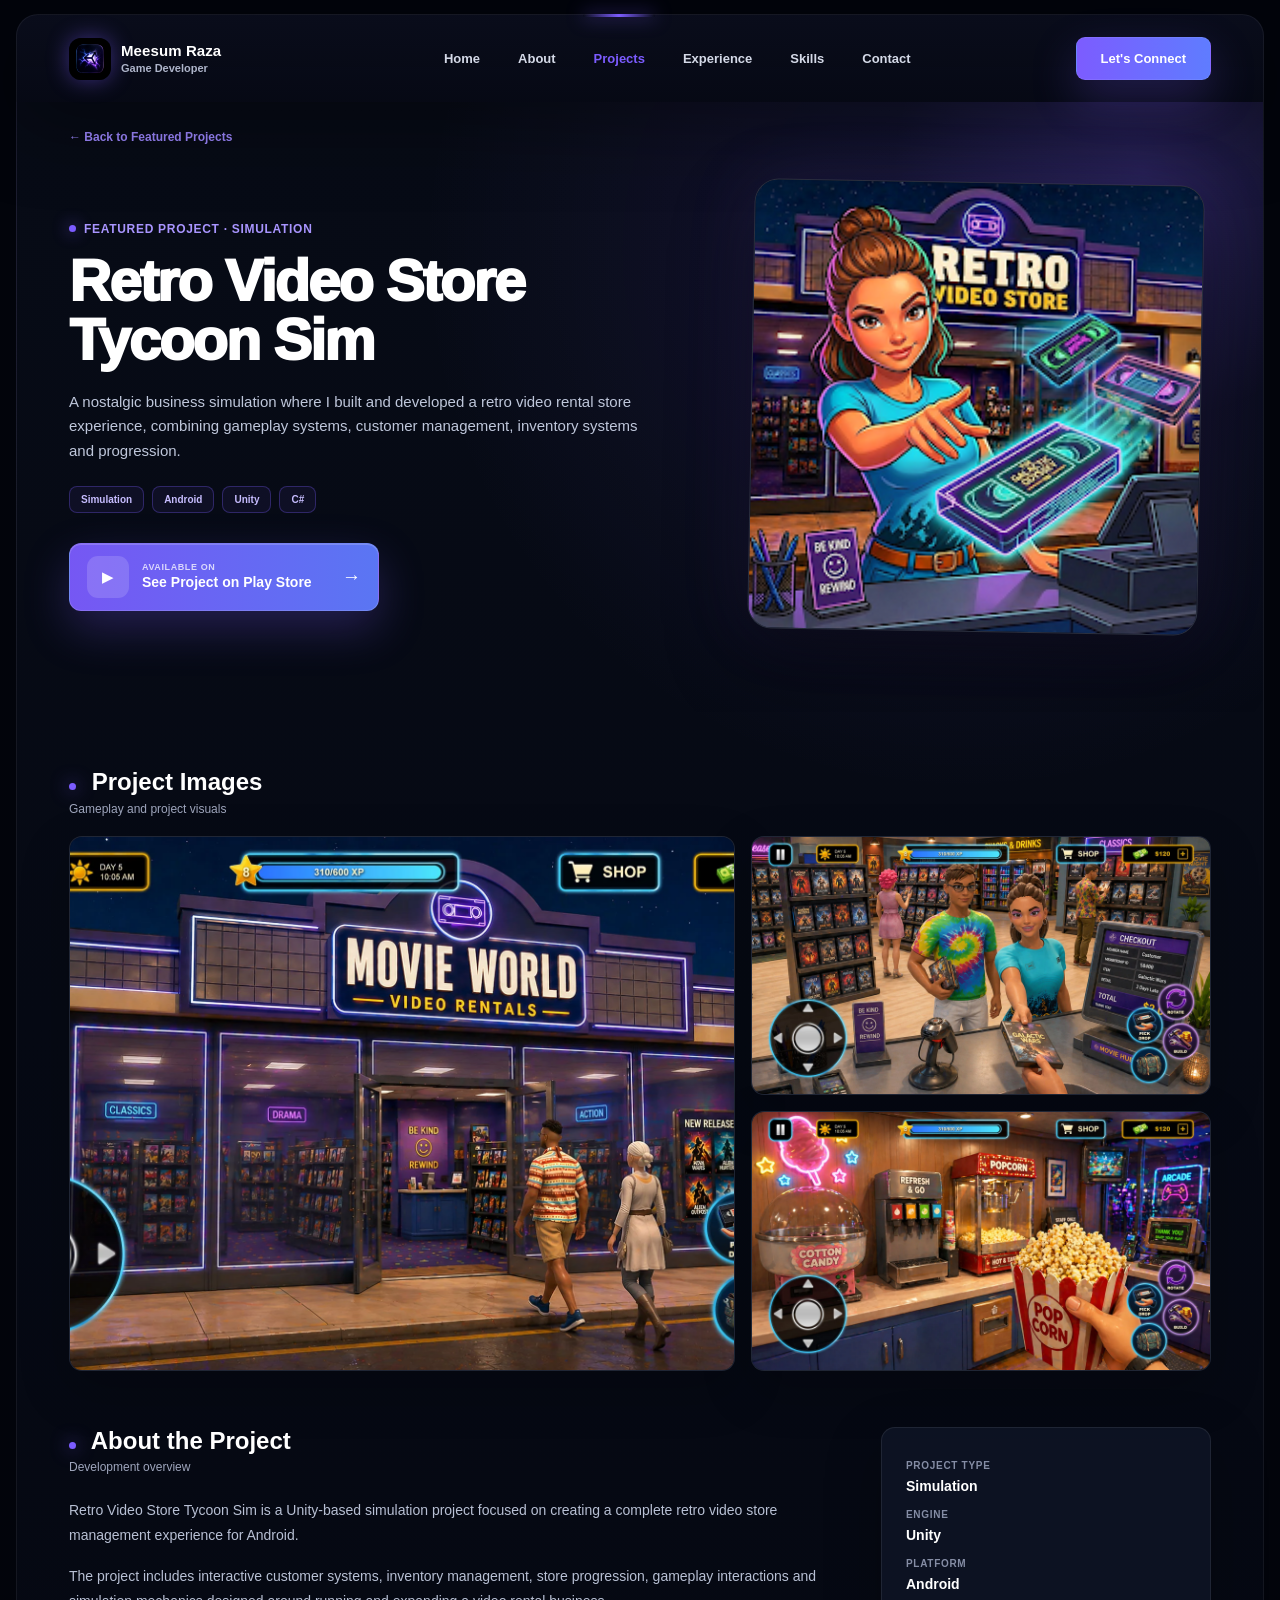
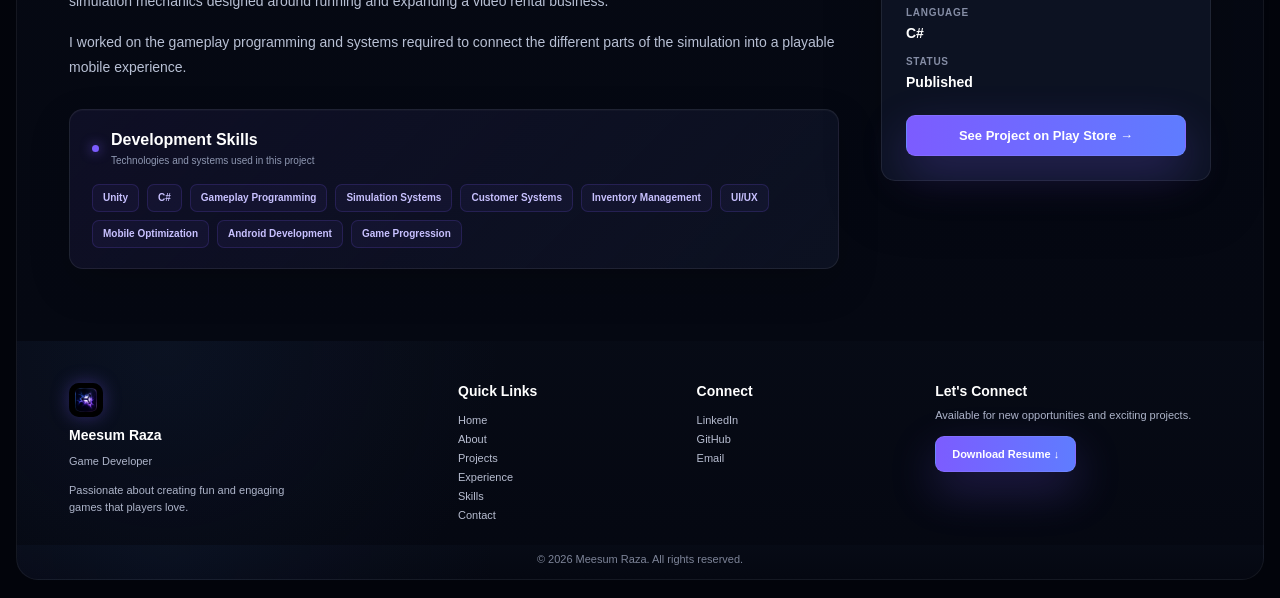
<file: projects/retro-video-store-tycoon/index.html>
<!DOCTYPE html>
<html lang="en">

<head>

    <meta charset="UTF-8">

    <meta
        name="viewport"
        content="width=device-width, initial-scale=1.0"
    >

    <title>
        Retro Video Store Tycoon Sim | Meesum Raza
    </title>

    <!-- Main Portfolio CSS -->
    <link
        rel="stylesheet"
        href="../../style.css"
    >

    <!-- Project Page CSS -->
    <link
        rel="stylesheet"
        href="project.css"
    >

</head>


<body>


    <!-- =====================================================
         NAVBAR
    ====================================================== -->

    <nav class="navbar">

        <a
            href="../../index.html#home"
            class="brand"
            aria-label="Meesum Raza Home"
        >

            <img
                src="../../assets/images/portfolio-icon.png"
                class="brand-icon"
                alt="Meesum Raza Logo"
            >

            <div class="brand-text">

                <strong>
                    Meesum Raza
                </strong>

                <span>
                    Game Developer
                </span>

            </div>

        </a>


        <ul class="nav-links">

            <li>
                <a href="../../index.html#home">
                    Home
                </a>
            </li>

            <li>
                <a href="../../index.html#about">
                    About
                </a>
            </li>

            <li>
                <a
                    href="../../index.html#projects"
                    class="active"
                >
                    Projects
                </a>
            </li>

            <li>
                <a href="../../index.html#experience">
                    Experience
                </a>
            </li>

            <li>
                <a href="../../index.html#skills">
                    Skills
                </a>
            </li>

            <li>
                <a href="../../index.html#contact">
                    Contact
                </a>
            </li>

        </ul>


        <a
            href="../../index.html#contact"
            class="connect-btn"
        >
            Let's Connect
        </a>

    </nav>



    <!-- =====================================================
         MAIN PROJECT PAGE
    ====================================================== -->

    <main class="project-page">


        <!-- =================================================
             PROJECT HERO
        ================================================== -->

        <section class="project-hero-detail">


            <!-- Back Button -->

            <a
                href="../../index.html#projects"
                class="back-project"
            >
                ← Back to Featured Projects
            </a>



            <!-- Project Information -->

            <div class="project-title-wrap">

                <span class="project-kicker">
                    Featured Project · Simulation
                </span>


                <h1>
                    Retro Video Store Tycoon Sim
                </h1>


                <p class="project-lead">

                    A nostalgic business simulation where I built
                    and developed a retro video rental store experience,
                    combining gameplay systems, customer management,
                    inventory systems and progression.

                </p>


                <!-- Project Tags -->

                <div class="project-meta">

                    <span>
                        Simulation
                    </span>

                    <span>
                        Android
                    </span>

                    <span>
                        Unity
                    </span>

                    <span>
                        C#
                    </span>

                </div>



                <!-- =================================================
                     PLAY STORE BUTTON
                ================================================== -->

                <a
                    href="https://play.google.com/store/apps/details?id=com.gs.retro.video.store.tycoon.sim&hl=en"
                    class="playstore-btn"
                    target="_blank"
                    rel="noopener noreferrer"
                    aria-label="Open Retro Video Store Tycoon Sim on Google Play"
                >

                    <span class="playstore-icon">
                        ▶
                    </span>

                    <span class="playstore-button-text">

                        <small>
                            Available on
                        </small>

                        See Project on Play Store

                    </span>

                    <b>
                        →
                    </b>

                </a>

            </div>



            <!-- =================================================
                 PROJECT COVER
            ================================================== -->

            <div class="project-cover-large">

                <img
                    src="images/cover.png"
                    alt="Retro Video Store Tycoon Sim"
                >

            </div>

        </section>



        <!-- =====================================================
             PROJECT IMAGES
        ====================================================== -->

        <section class="project-gallery-section">


            <div class="project-section-heading">

                <div>

                    <h2>

                        <span></span>

                        Project Images

                    </h2>

                    <p>
                        Gameplay and project visuals
                    </p>

                </div>

            </div>



            <div class="project-gallery">


                <!-- Main Screenshot -->

                <figure class="gallery-main">

                    <img
                        src="images/gallery-01.png"
                        alt="Retro Video Store Tycoon Sim gameplay screenshot"
                        loading="lazy"
                    >

                </figure>



                <!-- Screenshot 2 -->

                <figure>

                    <img
                        src="images/gallery-02.png"
                        alt="Retro Video Store Tycoon Sim gameplay screenshot"
                        loading="lazy"
                    >

                </figure>



                <!-- Screenshot 3 -->

                <figure>

                    <img
                        src="images/gallery-03.png"
                        alt="Retro Video Store Tycoon Sim gameplay screenshot"
                        loading="lazy"
                    >

                </figure>


            </div>

        </section>



        <!-- =====================================================
             PROJECT DESCRIPTION + SIDE CARD
        ====================================================== -->

        <section class="project-description-section">


            <!-- =================================================
                 DESCRIPTION
            ================================================== -->

            <div class="project-description">


                <div class="project-section-heading">

                    <div>

                        <h2>

                            <span></span>

                            About the Project

                        </h2>

                        <p>
                            Development overview
                        </p>

                    </div>

                </div>



                <p>

                    Retro Video Store Tycoon Sim is a Unity-based
                    simulation project focused on creating a complete
                    retro video store management experience for Android.

                </p>


                <p>

                    The project includes interactive customer systems,
                    inventory management, store progression, gameplay
                    interactions and simulation mechanics designed around
                    running and expanding a video rental business.

                </p>


                <p>

                    I worked on the gameplay programming and systems
                    required to connect the different parts of the
                    simulation into a playable mobile experience.

                </p>



                <!-- =================================================
                     DEVELOPMENT SKILLS
                ================================================== -->

                <div class="development-skills-card">


                    <div class="skills-card-header">

                        <div class="skills-card-dot"></div>


                        <div>

                            <h3>
                                Development Skills
                            </h3>

                            <p>
                                Technologies and systems used in this project
                            </p>

                        </div>

                    </div>



                    <div class="skills-tags">

                        <span>
                            Unity
                        </span>

                        <span>
                            C#
                        </span>

                        <span>
                            Gameplay Programming
                        </span>

                        <span>
                            Simulation Systems
                        </span>

                        <span>
                            Customer Systems
                        </span>

                        <span>
                            Inventory Management
                        </span>

                        <span>
                            UI/UX
                        </span>

                        <span>
                            Mobile Optimization
                        </span>

                        <span>
                            Android Development
                        </span>

                        <span>
                            Game Progression
                        </span>

                    </div>

                </div>

            </div>



            <!-- =================================================
                 PROJECT INFORMATION CARD
            ================================================== -->

            <aside class="project-side-card">


                <span class="side-label">
                    Project Type
                </span>

                <strong>
                    Simulation
                </strong>



                <span class="side-label">
                    Engine
                </span>

                <strong>
                    Unity
                </strong>



                <span class="side-label">
                    Platform
                </span>

                <strong>
                    Android
                </strong>



                <span class="side-label">
                    Language
                </span>

                <strong>
                    C#
                </strong>



                <span class="side-label">
                    Status
                </span>

                <strong>
                    Published
                </strong>



                <!-- Play Store -->

                <a
                    href="https://play.google.com/store/apps/details?id=com.gs.retro.video.store.tycoon.sim&hl=en"
                    class="primary-btn"
                    target="_blank"
                    rel="noopener noreferrer"
                >
                    See Project on Play Store →
                </a>


            </aside>


        </section>


    </main>



    <!-- =====================================================
         FOOTER
    ====================================================== -->

    <footer class="footer">


        <!-- Footer About -->

        <div class="footer-about">

            <img
                src="../../assets/images/portfolio-icon.png"
                class="footer-logo"
                alt="Meesum Raza Logo"
            >


            <h4>
                Meesum Raza
            </h4>


            <span>
                Game Developer
            </span>


            <p>
                Passionate about creating fun and engaging games
                that players love.
            </p>

        </div>



        <!-- Quick Links -->

        <div class="footer-links">

            <h4>
                Quick Links
            </h4>


            <a href="../../index.html#home">
                Home
            </a>

            <a href="../../index.html#about">
                About
            </a>

            <a href="../../index.html#projects">
                Projects
            </a>

            <a href="../../index.html#experience">
                Experience
            </a>

            <a href="../../index.html#skills">
                Skills
            </a>

            <a href="../../index.html#contact">
                Contact
            </a>

        </div>



        <!-- Connect -->

        <div class="footer-links">

            <h4>
                Connect
            </h4>


            <a
                href="https://pk.linkedin.com/in/meesum-razakhan"
                target="_blank"
                rel="noopener noreferrer"
            >
                LinkedIn
            </a>


            <a
                href="https://github.com/MeesumRaza-GameDev"
                target="_blank"
                rel="noopener noreferrer"
            >
                GitHub
            </a>


            <a href="mailto:meesumrazabhatti@gmail.com">
                Email
            </a>

        </div>



        <!-- Footer Contact -->

        <div class="footer-contact">

            <h4>
                Let's Connect
            </h4>


            <p>
                Available for new opportunities and exciting projects.
            </p>


            <a
                href="../../assets/resume/Meesum-Raza-Resume.pdf"
                class="primary-btn"
                download
            >
                Download Resume ↓
            </a>

        </div>


    </footer>



    <!-- =====================================================
         COPYRIGHT
    ====================================================== -->

    <div class="copyright">

        © 2026 Meesum Raza. All rights reserved.

    </div>


</body>

</html>
</file>
<file: style.css>
/* =========================================================
   PORTFOLIO — COMPLETE STYLE.CSS
   ========================================================= */


/* =========================================================
   CSS VARIABLES
========================================================= */

:root {
    --bg: #070B16;
    --bg-dark: #02040B;

    --panel: #0D1324;
    --panel-light: #11182D;

    --text: #FFFFFF;
    --muted: #AEB5CA;

    --purple: #7C5CFF;
    --purple-2: #4D6BFF;
    --purple-3: #A855F7;

    --linkedin: #0A66C2;
    --linkedin-light: #317DE6;

    --border: rgba(255, 255, 255, 0.08);
}


/* =========================================================
   GLOBAL RESET
========================================================= */

* {
    margin: 0;
    padding: 0;
    box-sizing: border-box;
}

html {
    scroll-behavior: smooth;
}

body {
    background: var(--bg-dark);
    color: var(--text);

    font-family:
        Inter,
        Arial,
        sans-serif;

    overflow-x: hidden;
}

img {
    max-width: 100%;
}

a {
    color: inherit;
}


/* =========================================================
   NAVBAR
========================================================= */

.navbar {
    width: calc(100% - 32px);
    max-width: 1280px;

    margin: 14px auto 0;

    padding: 18px 52px;

    display: flex;
    justify-content: space-between;
    align-items: center;

    gap: 28px;

    position: relative;
    z-index: 20;

    background:
        linear-gradient(
            180deg,
            rgba(10, 13, 28, 0.96),
            rgba(7, 10, 22, 0.88)
        );

    border: 1px solid rgba(255, 255, 255, 0.06);
    border-bottom: 0;

    border-radius: 22px 22px 0 0;

    box-shadow:
        0 22px 80px rgba(0, 0, 0, 0.35);
}


/* =========================================================
   BRAND
========================================================= */

.brand {
    display: flex;
    align-items: center;

    gap: 10px;

    text-decoration: none;

    min-width: 210px;
}

.brand-icon {
    width: 42px;
    height: 42px;

    border-radius: 12px;

    object-fit: cover;

    display: block;

    flex: 0 0 42px;

    box-shadow:
        0 0 22px rgba(124, 92, 255, 0.45);
}

.brand-text {
    display: flex;
    flex-direction: column;

    line-height: 1.05;
}

.brand-text strong {
    font-size: 15px;
    font-weight: 900;

    color: #FFFFFF;

    letter-spacing: 0.1px;
}

.brand-text span {
    margin-top: 4px;

    font-size: 11px;
    font-weight: 600;

    color: #AEB5CA;
}


/* =========================================================
   NAV LINKS
========================================================= */

.nav-links {
    display: flex;
    align-items: center;

    list-style: none;

    gap: 38px;
}

.nav-links li {
    position: relative;
}

.nav-links a {
    position: relative;

    display: flex;
    align-items: center;
    justify-content: center;

    color: rgba(230, 235, 250, 0.92);

    text-decoration: none;

    font-size: 13px;
    font-weight: 800;

    padding: 18px 0;

    transition: 0.22s ease;

    background: transparent;

    border: none;

    box-shadow: none;
}

.nav-links a::before {
    content: "";

    position: absolute;

    top: -19px;
    left: 50%;

    width: 72px;
    height: 3px;

    transform:
        translateX(-50%)
        scaleX(0);

    transform-origin: center;

    background:
        linear-gradient(
            90deg,
            transparent,
            var(--purple),
            transparent
        );

    border-radius: 20px;

    box-shadow:
        0 0 18px rgba(124, 92, 255, 0.75);

    opacity: 0;

    transition: 0.25s ease;
}

.nav-links a:hover {
    color: var(--purple);
}

.nav-links a:hover::before {
    opacity: 1;

    transform:
        translateX(-50%)
        scaleX(1);
}

.nav-links a.active {
    color: var(--purple);
}

.nav-links a.active::before {
    opacity: 1;

    transform:
        translateX(-50%)
        scaleX(1);
}


/* =========================================================
   BUTTONS
========================================================= */

.connect-btn,
.primary-btn {
    text-decoration: none;

    background:
        linear-gradient(
            90deg,
            #7C5CFF,
            #5F7CFF
        );

    color: var(--text);

    padding: 12px 18px;

    border-radius: 9px;

    font-size: 13px;
    font-weight: 800;

    display: inline-flex;

    align-items: center;
    justify-content: center;

    gap: 8px;

    border: 1px solid rgba(255, 255, 255, 0.08);

    box-shadow:
        0 18px 45px rgba(124, 92, 255, 0.25);

    transition: 0.25s ease;

    white-space: nowrap;
}

.connect-btn {
    padding: 13px 24px;
}

.connect-btn:hover,
.primary-btn:hover {
    transform: translateY(-3px);

    box-shadow:
        0 26px 65px rgba(124, 92, 255, 0.35);
}

.secondary-btn {
    border: 1px solid rgba(255, 255, 255, 0.18);

    color: var(--text);

    text-decoration: none;

    padding: 12px 18px;

    border-radius: 9px;

    font-size: 13px;
    font-weight: 800;

    background: rgba(255, 255, 255, 0.025);

    display: inline-flex;

    align-items: center;
    justify-content: center;

    transition: 0.22s ease;

    white-space: nowrap;
}

.secondary-btn:hover {
    border-color: rgba(124, 92, 255, 0.75);

    background: rgba(124, 92, 255, 0.08);

    transform: translateY(-3px);
}


/* =========================================================
   HERO
========================================================= */

.hero {
    width: calc(100% - 32px);
    max-width: 1280px;

    min-height: 410px;

    margin: 0 auto;

    padding: 70px 52px 45px;

    position: relative;

    overflow: hidden;

    border-left:
        1px solid rgba(255, 255, 255, 0.06);

    border-right:
        1px solid rgba(255, 255, 255, 0.06);

    background:

        radial-gradient(
            circle at 72% 38%,
            rgba(58, 89, 145, 0.30),
            transparent 35%
        ),

        radial-gradient(
            circle at 78% 58%,
            rgba(124, 92, 255, 0.20),
            transparent 40%
        ),

        linear-gradient(
            90deg,
            #070B16 0%,
            #090D1B 42%,
            #070B16 100%
        );
}

.hero::before {
    content: "";

    position: absolute;

    inset: 0;

    z-index: 1;

    pointer-events: none;

    background:

        linear-gradient(
            90deg,

            rgba(7, 11, 22, 1) 0%,

            rgba(7, 11, 22, 0.95) 30%,

            rgba(7, 11, 22, 0.72) 48%,

            rgba(7, 11, 22, 0.22) 72%,

            rgba(7, 11, 22, 0.10) 100%
        );
}

.hero::after {
    content: "";

    position: absolute;

    left: 0;
    right: 0;
    bottom: 0;

    height: 90px;

    z-index: 4;

    pointer-events: none;

    background:
        linear-gradient(
            180deg,
            rgba(7, 11, 22, 0),
            rgba(7, 11, 22, 0.96)
        );
}

.hero-content {
    max-width: 530px;

    position: relative;

    z-index: 5;
}

.intro {
    color: #D9DEF5;

    font-size: 15px;

    font-weight: 500;
}

.hero h1 {
    font-size: 46px;

    line-height: 1;

    margin-top: 10px;

    font-weight: 950;

    color: var(--purple);

    letter-spacing: -1.4px;
}

.hero h2 {
    font-size: 34px;

    line-height: 1.05;

    margin-top: 5px;

    color: #FFFFFF;

    font-weight: 950;

    letter-spacing: -0.8px;
}

.hero p {
    margin-top: 18px;

    max-width: 390px;

    font-size: 14px;

    color: #CFD6E6;

    line-height: 1.55;
}

.hero-buttons {
    display: flex;

    gap: 12px;

    margin-top: 24px;

    flex-wrap: nowrap;
}

.hero-buttons a {
    white-space: nowrap;
}

.hero-image {
    position: absolute;

    right: 0;

    top: 0;
    bottom: 0;

    width: 68%;
    height: 100%;

    object-fit: cover;

    object-position: center right;

    z-index: 0;

    pointer-events: none;

    filter:
        saturate(1.05)
        contrast(1.02);

    -webkit-mask-image:
        linear-gradient(
            90deg,
            transparent 0%,
            black 24%,
            black 100%
        );

    mask-image:
        linear-gradient(
            90deg,
            transparent 0%,
            black 24%,
            black 100%
        );
}


/* =========================================================
   MAIN SECTIONS
========================================================= */

.projects-section,
.info-section,
.cta-section,
.footer,
.copyright {
    width: calc(100% - 32px);

    max-width: 1280px;

    margin-left: auto;
    margin-right: auto;

    background:

        radial-gradient(
            circle at 12% 5%,
            rgba(40, 66, 120, 0.13),
            transparent 30%
        ),

        linear-gradient(
            180deg,
            rgba(7, 11, 22, 0.98),
            rgba(5, 8, 18, 0.98)
        );

    border-left:
        1px solid rgba(255, 255, 255, 0.06);

    border-right:
        1px solid rgba(255, 255, 255, 0.06);
}


/* =========================================================
   PROJECTS SECTION
========================================================= */

.projects-section {
    padding: 24px 52px 0;
}

.section-header {
    display: flex;

    justify-content: space-between;

    align-items: flex-end;

    margin-bottom: 18px;
}

.section-header h3 {
    font-size: 22px;

    line-height: 1.2;

    font-weight: 900;
}

.section-header h3 span {
    display: inline-block;

    width: 7px;
    height: 7px;

    background: var(--purple);

    border-radius: 50%;

    margin-right: 8px;

    box-shadow:
        0 0 18px rgba(124, 92, 255, 0.8);
}

.section-header p {
    margin-top: 4px;

    color: #9FA6BD;

    font-size: 13px;
}


/* =========================================================
   VIEW ALL
========================================================= */

.view-all {
    display: inline-flex;

    align-items: center;
    justify-content: center;

    gap: 9px;

    padding: 10px 15px;

    border-radius: 9px;

    color: #DCD8FF;

    text-decoration: none;

    font-size: 12px;

    font-weight: 850;

    background:
        linear-gradient(
            135deg,
            rgba(124, 92, 255, 0.12),
            rgba(95, 124, 255, 0.06)
        );

    border:
        1px solid rgba(124, 92, 255, 0.38);

    transition: 0.22s ease;
}

.view-all:hover {
    color: #FFFFFF;

    transform: translateY(-2px);

    border-color: rgba(124, 92, 255, 0.75);

    background:
        linear-gradient(
            135deg,
            rgba(124, 92, 255, 0.24),
            rgba(95, 124, 255, 0.14)
        );
}

.view-all span {
    font-size: 15px;

    line-height: 1;

    transition: 0.2s ease;
}

.view-all:hover span {
    transform: translateX(3px);
}


/* =========================================================
   PROJECT GRID
========================================================= */

.projects-grid {
    display: grid;

    grid-template-columns:
        repeat(4, minmax(0, 1fr));

    gap: 18px;

    width: 100%;
}


/* =========================================================
   PROJECT CARD
========================================================= */

.project-card {
    width: 100%;
    min-width: 0;

    background:
        rgba(15, 21, 39, 0.88);

    border:
        1px solid var(--border);

    border-radius: 10px;

    overflow: hidden;

    transition:
        transform 0.25s ease,
        border-color 0.25s ease,
        box-shadow 0.25s ease;

    box-shadow:
        0 16px 45px rgba(0, 0, 0, 0.18);
}

.project-card:hover {
    transform: translateY(-5px);

    border-color:
        rgba(124, 92, 255, 0.55);

    box-shadow:
        0 24px 60px rgba(0, 0, 0, 0.35);
}


/* =========================================================
   PROJECT CARD LINK
========================================================= */

.project-card-link {
    display: block;

    width: 100%;
    height: 100%;

    color: inherit;

    text-decoration: none;

    cursor: pointer;
}

.project-card-link:focus-visible {
    outline:
        2px solid var(--purple);

    outline-offset: 4px;
}


/* =========================================================
   PROJECT MEDIA
   FIXED FOR ALL PROJECT COVERS INCLUDING WATER FLOW OUT
========================================================= */

.project-media {
    width: 100%;

    height: 125px;

    position: relative;

    overflow: hidden;

    background:
        linear-gradient(
            135deg,
            #11172A,
            #0A0F1E
        );
}


/*
   Important:
   This makes every project cover fill the card correctly.
*/

.project-media img,
.project-media .project-img {
    display: block;

    width: 100% !important;
    height: 100% !important;

    max-width: none !important;

    object-fit: cover;

    object-position: center;

    margin: 0;

    padding: 0;

    transition:
        transform 0.35s ease,
        filter 0.35s ease;
}


/*
   If a project uses a picture element,
   its image still fills the media area.
*/

.project-media picture {
    display: block;

    width: 100%;
    height: 100%;
}

.project-media picture img {
    width: 100% !important;
    height: 100% !important;

    object-fit: cover;
}


/* =========================================================
   PROJECT IMAGE OVERLAY
========================================================= */

.project-media::after {
    content: "";

    position: absolute;

    inset: 0;

    background:
        linear-gradient(
            180deg,
            rgba(4, 7, 15, 0) 35%,
            rgba(4, 7, 15, 0.78) 100%
        );

    opacity: 0;

    transition: 0.25s ease;

    pointer-events: none;

    z-index: 1;
}


/* =========================================================
   PROJECT VIEW LABEL
========================================================= */

.project-view {
    position: absolute;

    left: 12px;
    bottom: 10px;

    z-index: 2;

    padding: 6px 9px;

    border-radius: 7px;

    color: #FFFFFF;

    background:
        rgba(8, 11, 24, 0.78);

    border:
        1px solid rgba(255, 255, 255, 0.14);

    backdrop-filter: blur(8px);

    font-size: 10px;

    font-weight: 800;

    opacity: 0;

    transform: translateY(6px);

    transition: 0.25s ease;
}


/* =========================================================
   PROJECT HOVER
========================================================= */

.project-card-link:hover .project-media::after {
    opacity: 1;
}

.project-card-link:hover .project-media img,
.project-card-link:hover .project-media .project-img {
    transform: scale(1.05);

    filter:
        saturate(1.08);
}

.project-card-link:hover .project-view {
    opacity: 1;

    transform: translateY(0);
}


/* =========================================================
   PROJECT INFO
========================================================= */

.project-info {
    padding: 14px;
}

.project-info h4 {
    font-size: 14px;

    margin-bottom: 5px;

    font-weight: 900;

    line-height: 1.3;
}

.project-info span {
    color: #9D87FF;

    font-size: 11px;

    font-weight: 700;
}

.project-info p {
    color: var(--muted);

    font-size: 11px;

    line-height: 1.45;

    margin-top: 11px;

    min-height: 48px;
}

.project-icons {
    display: flex;

    gap: 10px;

    margin-top: 12px;

    opacity: 0.85;

    font-size: 13px;
}


/* =========================================================
   EXPERIENCE + SKILLS
========================================================= */

.info-section {
    display: grid;

    grid-template-columns:
        1.35fr 0.9fr;

    gap: 38px;

    padding: 34px 52px 0;
}

.section-header.small {
    margin-bottom: 16px;
}


/* =========================================================
   TIMELINE
========================================================= */

.timeline {
    position: relative;

    padding-left: 25px;
}

.timeline::before {
    content: "";

    position: absolute;

    left: 7px;

    top: 5px;

    width: 2px;

    height: calc(100% - 10px);

    background:
        linear-gradient(
            to bottom,
            var(--purple),
            rgba(124, 92, 255, 0.15)
        );
}

.timeline-item {
    position: relative;

    margin-bottom: 22px;
}

.timeline-item:last-child {
    margin-bottom: 0;
}

.timeline-dot {
    position: absolute;

    left: -25px;

    top: 18px;

    width: 13px;
    height: 13px;

    border-radius: 50%;

    background: var(--purple);

    box-shadow:
        0 0 18px rgba(124, 92, 255, 0.9);

    z-index: 2;
}


/* =========================================================
   EXPERIENCE CARD
========================================================= */

.timeline-content {
    background:
        linear-gradient(
            145deg,
            rgba(17, 24, 45, 0.92),
            rgba(12, 18, 35, 0.88)
        );

    border:
        1px solid rgba(255, 255, 255, 0.08);

    border-radius: 12px;

    padding: 18px;

    position: relative;

    transition:
        transform 0.25s ease,
        border-color 0.25s ease,
        box-shadow 0.25s ease;
}

.timeline-content:hover {
    transform: translateY(-3px);

    border-color:
        rgba(124, 92, 255, 0.38);

    box-shadow:
        0 18px 45px rgba(0, 0, 0, 0.25);
}


/* =========================================================
   EXPERIENCE HEADING
========================================================= */

.timeline-heading {
    display: flex;

    justify-content: space-between;

    align-items: flex-start;

    gap: 20px;

    padding-right: 0;
}

.timeline-heading h4 {
    font-size: 15px;

    font-weight: 900;

    line-height: 1.25;
}

.timeline-heading small {
    flex-shrink: 0;

    color: #B9BFD1;

    font-size: 10px;

    font-weight: 700;

    white-space: nowrap;

    padding-top: 2px;
}


/* =========================================================
   COMPANY BUTTON
========================================================= */

.company-link {
    display: inline-flex;

    align-items: center;

    gap: 5px;

    width: max-content;

    margin-top: 7px;

    padding: 5px 9px;

    border-radius: 6px;

    color: #C8BEFF;

    background:
        rgba(124, 92, 255, 0.09);

    border:
        1px solid rgba(124, 92, 255, 0.28);

    text-decoration: none;

    font-size: 10px;

    font-weight: 800;

    line-height: 1;

    transition:
        color 0.2s ease,
        background 0.2s ease,
        border-color 0.2s ease,
        transform 0.2s ease;
}

.company-link span {
    color: #9D87FF;

    font-size: 11px;

    transition:
        transform 0.2s ease;
}

.company-link:hover {
    color: #FFFFFF;

    background:
        rgba(124, 92, 255, 0.18);

    border-color:
        rgba(124, 92, 255, 0.62);

    transform: translateY(-1px);
}

.company-link:hover span {
    transform: translate(2px, -2px);
}


/* =========================================================
   EXPERIENCE DESCRIPTION
========================================================= */

.timeline-content > p {
    color: var(--muted);

    line-height: 1.55;

    margin-top: 14px;

    font-size: 11px;

    max-width: 96%;
}


/* =========================================================
   PROJECT BUTTON INSIDE EXPERIENCE
========================================================= */

.project-experience-link {
    display: inline-flex;

    align-items: center;

    gap: 4px;

    margin: 0 2px;

    padding: 2px 6px;

    border-radius: 5px;

    color: #DCD8FF;

    background:
        rgba(124, 92, 255, 0.12);

    border:
        1px solid rgba(124, 92, 255, 0.32);

    text-decoration: none;

    font-size: 10px;

    font-weight: 850;

    line-height: 1.3;

    white-space: nowrap;

    transition: 0.2s ease;
}

.project-experience-link span {
    color: #9D87FF;

    font-size: 10px;

    transition: 0.2s ease;
}

.project-experience-link:hover {
    color: #FFFFFF;

    background:
        rgba(124, 92, 255, 0.22);

    border-color:
        rgba(124, 92, 255, 0.68);

    box-shadow:
        0 5px 18px rgba(124, 92, 255, 0.15);
}

.project-experience-link:hover span {
    transform: translate(2px, -2px);
}


/* =========================================================
   EXPERIENCE TAGS
========================================================= */

.experience-tags {
    display: flex;

    flex-wrap: wrap;

    gap: 6px;

    margin-top: 14px;
}

.experience-tags span {
    display: inline-flex;

    align-items: center;

    padding: 5px 8px;

    border-radius: 6px;

    color: #AEB5CA;

    background:
        rgba(255, 255, 255, 0.035);

    border:
        1px solid rgba(255, 255, 255, 0.07);

    font-size: 9px;

    font-weight: 700;

    line-height: 1;

    transition: 0.2s ease;
}

.experience-tags span:hover {
    color: #DCD8FF;

    border-color:
        rgba(124, 92, 255, 0.28);

    background:
        rgba(124, 92, 255, 0.07);
}


/* =========================================================
   SKILLS
========================================================= */

.skill {
    margin-bottom: 15px;
}

.skill-top {
    display: flex;

    justify-content: space-between;

    align-items: center;

    margin-bottom: 8px;

    font-size: 13px;

    font-weight: 800;
}

.skill-top b {
    font-size: 11px;

    color: #D8DBEC;
}

.skill-bar {
    width: 100%;

    height: 6px;

    background:
        rgba(255, 255, 255, 0.10);

    border-radius: 20px;

    overflow: hidden;
}

.skill-bar div {
    height: 100%;

    border-radius: 20px;

    background:
        linear-gradient(
            90deg,
            var(--purple-2),
            var(--purple-3)
        );

    box-shadow:
        0 0 20px rgba(124, 92, 255, 0.45);
}


/* =========================================================
   CTA SECTION
========================================================= */

.cta-section {
    padding: 52px 52px 0;

    display: flex;

    justify-content: space-between;

    align-items: center;

    gap: 28px;

    position: relative;
}

.cta-section::after {
    content: "";

    position: absolute;

    left: 52px;
    right: 52px;

    top: 52px;
    bottom: 0;

    border-radius: 18px;

    background:

        radial-gradient(
            circle at 86% 50%,
            rgba(124, 92, 255, 0.25),
            transparent 34%
        ),

        radial-gradient(
            circle at 18% 50%,
            rgba(124, 92, 255, 0.12),
            transparent 32%
        ),

        linear-gradient(
            90deg,
            rgba(39, 34, 86, 0.88),
            rgba(29, 26, 69, 0.92)
        );

    border:
        1px solid rgba(124, 92, 255, 0.25);

    box-shadow:

        inset 0 1px 0 rgba(255, 255, 255, 0.08),

        0 28px 70px rgba(0, 0, 0, 0.30);

    z-index: 1;
}

.cta-content {
    position: relative;

    z-index: 2;

    padding: 38px 52px;
}

.cta-content h3 {
    font-size: 30px;

    line-height: 1.1;

    font-weight: 950;

    letter-spacing: -0.6px;

    color: #FFFFFF;
}

.cta-content p {
    color: #D5DAEA;

    margin-top: 14px;

    font-size: 15px;

    line-height: 1.55;
}

.cta-actions {
    position: relative;

    z-index: 2;

    display: flex;

    align-items: center;

    justify-content: flex-end;

    margin-right: 52px;
}


/* =========================================================
   LINKEDIN BUTTON
========================================================= */

.linkedin-connect-btn {
    height: 62px;

    padding:
        0 34px 0 14px;

    display: inline-flex;

    align-items: center;

    justify-content: center;

    gap: 14px;

    border-radius: 16px;

    text-decoration: none;

    color: #FFFFFF;

    background:
        linear-gradient(
            90deg,
            #7C5CFF 0%,
            #8B5CF6 55%,
            #5F7CFF 100%
        );

    border:
        1px solid rgba(255, 255, 255, 0.18);

    font-size: 18px;

    font-weight: 950;

    box-shadow:

        0 0 30px rgba(124, 92, 255, 0.38),

        0 24px 55px rgba(124, 92, 255, 0.24),

        inset 0 1px 0 rgba(255, 255, 255, 0.22);

    transition: 0.22s ease;

    cursor: pointer;

    white-space: nowrap;
}

.linkedin-connect-btn:hover {
    transform: translateY(-3px);

    box-shadow:

        0 0 40px rgba(124, 92, 255, 0.55),

        0 28px 65px rgba(124, 92, 255, 0.34),

        inset 0 1px 0 rgba(255, 255, 255, 0.26);
}

.linkedin-app-icon {
    width: 42px;
    height: 42px;

    display: inline-flex;

    align-items: center;
    justify-content: center;

    border-radius: 10px;

    background: #0A66C2;

    box-shadow:

        inset 0 1px 0 rgba(255, 255, 255, 0.18),

        0 8px 20px rgba(0, 0, 0, 0.22);
}

.linkedin-app-icon svg {
    width: 30px;
    height: 30px;

    fill: #FFFFFF;

    display: block;
}

.btn-arrow {
    font-size: 21px;

    line-height: 1;

    margin-left: 2px;
}


/* =========================================================
   FOOTER
========================================================= */

.footer {
    padding: 42px 52px 24px;

    display: grid;

    grid-template-columns:
        1.4fr 0.8fr 0.8fr 1.1fr;

    gap: 38px;
}

.footer-logo {
    width: 34px;
    height: 34px;

    border-radius: 10px;

    object-fit: cover;

    display: block;

    margin-bottom: 10px;

    box-shadow:
        0 0 18px rgba(124, 92, 255, 0.35);
}

.footer h4 {
    font-size: 14px;

    margin-bottom: 8px;

    font-weight: 900;
}

.footer span,
.footer p {
    color: var(--muted);

    font-size: 11px;

    line-height: 1.5;
}

.footer-about p {
    max-width: 230px;

    margin-top: 13px;
}

.footer-links {
    display: flex;

    flex-direction: column;

    gap: 7px;
}

.footer-links a {
    color: #B8BED1;

    text-decoration: none;

    font-size: 11px;

    transition: 0.2s ease;
}

.footer-links a:hover {
    color: var(--purple);
}

.footer-contact .primary-btn {
    display: inline-flex;

    margin-top: 13px;

    padding: 11px 16px;

    font-size: 11px;
}


/* =========================================================
   COPYRIGHT
========================================================= */

.copyright {
    padding:
        8px 52px 14px;

    text-align: center;

    color: #7D8498;

    font-size: 11px;

    border-bottom:
        1px solid rgba(255, 255, 255, 0.06);

    border-radius:
        0 0 22px 22px;

    margin-bottom: 18px;
}


/* =========================================================
   TABLET
========================================================= */

@media (max-width: 1100px) {

    .navbar,
    .hero,
    .projects-section,
    .info-section,
    .cta-section,
    .footer,
    .copyright {
        width: calc(100% - 24px);
    }

    .navbar {
        padding-left: 34px;
        padding-right: 34px;
    }

    .hero {
        padding-left: 34px;
        padding-right: 34px;
    }

    .projects-section,
    .info-section,
    .footer {
        padding-left: 34px;
        padding-right: 34px;
    }

    .nav-links {
        gap: 24px;
    }

    .hero h1 {
        font-size: 42px;
    }

    .hero h2 {
        font-size: 31px;
    }

    .projects-grid {
        grid-template-columns:
            repeat(2, minmax(0, 1fr));
    }

    .info-section {
        grid-template-columns: 1fr;
    }

    .footer {
        grid-template-columns:
            repeat(2, 1fr);
    }

    .cta-section {
        padding-left: 34px;
        padding-right: 34px;
    }

    .cta-section::after {
        left: 34px;
        right: 34px;
    }

    .cta-content {
        padding-left: 34px;
        padding-right: 28px;
    }

    .cta-actions {
        margin-right: 34px;
    }

    .linkedin-connect-btn {
        height: 56px;

        padding:
            0 26px 0 12px;

        font-size: 15px;

        border-radius: 14px;
    }

    .linkedin-app-icon {
        width: 38px;
        height: 38px;

        border-radius: 9px;
    }

    .linkedin-app-icon svg {
        width: 27px;
        height: 27px;
    }
}


/* =========================================================
   MOBILE / TABLET
========================================================= */

@media (max-width: 900px) {

    .navbar {
        margin-top: 10px;

        padding: 16px 20px;
    }

    .nav-links {
        display: none;
    }

    .hero {
        min-height: auto;

        padding:
            95px 28px 55px;
    }

    .hero::before {
        background:
            linear-gradient(
                90deg,
                rgba(7, 11, 22, 0.99) 0%,
                rgba(7, 11, 22, 0.92) 58%,
                rgba(7, 11, 22, 0.62) 100%
            );
    }

    .hero-content {
        max-width: 100%;
    }

    .hero h1 {
        font-size: 46px;
    }

    .hero h2 {
        font-size: 34px;
    }

    .hero p {
        font-size: 15px;

        max-width: 520px;
    }

    .hero-buttons {
        flex-wrap: wrap;
    }

    .hero-image {
        opacity: 0.17;

        right: -35%;

        width: 125%;
    }

    .projects-section,
    .info-section,
    .footer {
        padding-left: 28px;
        padding-right: 28px;
    }

    .copyright {
        padding-left: 28px;
        padding-right: 28px;
    }

    .cta-section {
        padding: 42px 28px 0;
    }

    .cta-section::after {
        left: 28px;
        right: 28px;

        top: 42px;
    }

    .cta-content {
        padding: 30px 28px;
    }

    .cta-actions {
        margin-right: 28px;
    }

    .timeline-heading {
        gap: 15px;
    }

    .linkedin-connect-btn {
        height: 54px;

        padding:
            0 24px 0 10px;

        font-size: 14px;

        border-radius: 14px;
    }
}


/* =========================================================
   MOBILE
========================================================= */

@media (max-width: 600px) {

    .projects-grid {
        grid-template-columns: 1fr;
    }

    .section-header {
        align-items: flex-start;

        flex-direction: column;

        gap: 10px;
    }

    .footer {
        grid-template-columns: 1fr;
    }

    .timeline-heading {
        flex-direction: column;

        gap: 7px;
    }

    .timeline-heading small {
        white-space: normal;

        padding-top: 0;
    }

    .timeline-content > p {
        max-width: 100%;
    }

    .experience-tags {
        gap: 5px;
    }

    .experience-tags span {
        font-size: 8px;

        padding: 5px 7px;
    }

    .cta-section {
        flex-direction: column;

        align-items: stretch;

        gap: 0;

        padding-bottom: 0;
    }

    .cta-section::after {
        bottom: 0;
    }

    .cta-content {
        padding:
            28px 28px 16px;
    }

    .cta-content h3 {
        font-size: 24px;
    }

    .cta-actions {
        width: 100%;

        margin: 0;

        padding:
            0 28px 28px;
    }

    .linkedin-connect-btn {
        width: 100%;

        height: 54px;

        padding:
            0 20px 0 10px;

        justify-content: center;

        font-size: 14px;

        border-radius: 14px;

        gap: 12px;
    }

    .linkedin-app-icon {
        width: 38px;
        height: 38px;

        border-radius: 9px;
    }

    .linkedin-app-icon svg {
        width: 27px;
        height: 27px;
    }
}


/* =========================================================
   SMALL MOBILE
========================================================= */

@media (max-width: 480px) {

    .connect-btn {
        display: none;
    }

    .navbar,
    .hero,
    .projects-section,
    .info-section,
    .cta-section,
    .footer,
    .copyright {
        width: calc(100% - 16px);
    }

    .navbar {
        padding: 14px 16px;
    }

    .brand {
        min-width: auto;

        gap: 9px;
    }

    .brand-icon {
        width: 36px;
        height: 36px;

        flex-basis: 36px;

        border-radius: 10px;
    }

    .brand-text strong {
        font-size: 13px;
    }

    .brand-text span {
        font-size: 10px;
    }

    .hero {
        padding:
            88px 20px 48px;
    }

    .intro {
        font-size: 14px;
    }

    .hero h1 {
        font-size: 38px;

        letter-spacing: -1px;
    }

    .hero h2 {
        font-size: 29px;
    }

    .hero p {
        font-size: 14px;

        line-height: 1.55;
    }

    .hero-buttons a {
        width: 100%;

        text-align: center;
    }

    .hero-image {
        opacity: 0.10;

        right: -75%;

        width: 165%;
    }

    .projects-section,
    .info-section,
    .footer {
        padding-left: 20px;
        padding-right: 20px;
    }

    .cta-section {
        padding-left: 20px;
        padding-right: 20px;
    }

    .cta-section::after {
        left: 20px;
        right: 20px;
    }

    .cta-content {
        padding-left: 22px;
        padding-right: 22px;
    }

    .cta-actions {
        padding-left: 22px;
        padding-right: 22px;
    }

    .copyright {
        padding-left: 20px;
        padding-right: 20px;
    }

    .timeline {
        padding-left: 21px;
    }

    .timeline::before {
        left: 5px;
    }

    .timeline-dot {
        left: -21px;

        width: 11px;
        height: 11px;
    }

    .timeline-content {
        padding: 15px;
    }

    .timeline-heading h4 {
        font-size: 14px;
    }

    .company-link {
        font-size: 9px;

        padding: 5px 8px;
    }

    .project-experience-link {
        white-space: normal;
    }

    /*
       Keep project covers consistent on very small screens.
    */

    .project-media {
        height: 170px;
    }
}


/* =========================================================
   EXTRA PROJECT IMAGE SAFETY
   ========================================================= */

/*
   Prevent common inline image rules from breaking
   project covers when another stylesheet is loaded.
*/

.projects-grid .project-card .project-media {
    display: block;
}

.projects-grid .project-card .project-media > img {
    width: 100% !important;
    height: 100% !important;
    object-fit: cover !important;
}

.projects-grid .project-card .project-media > a {
    display: block;
    width: 100%;
    height: 100%;
}

.projects-grid .project-card .project-media > a img {
    width: 100% !important;
    height: 100% !important;
    object-fit: cover !important;
}


/* =========================================================
   ACCESSIBILITY
========================================================= */

a:focus-visible,
button:focus-visible {
    outline: 2px solid var(--purple);

    outline-offset: 3px;
}


/* =========================================================
   REDUCE MOTION
========================================================= */

@media (prefers-reduced-motion: reduce) {

    html {
        scroll-behavior: auto;
    }

    *,
    *::before,
    *::after {
        transition-duration: 0.01ms !important;
        animation-duration: 0.01ms !important;
        animation-iteration-count: 1 !important;
    }
}
</file>
<file: projects/projects.css>
/* =========================================================
   ALL PROJECTS PAGE
   Meesum Raza Portfolio
========================================================= */


/* =========================================================
   PAGE VARIABLES
========================================================= */

:root{

    --projects-bg:#02040B;

    --projects-panel:#0D1324;

    --projects-panel-light:#11182D;

    --projects-purple:#7C5CFF;

    --projects-purple-light:#9D87FF;

    --projects-text:#FFFFFF;

    --projects-muted:#AEB5CA;

    --projects-border:
        rgba(255,255,255,.08);

}



/* =========================================================
   PAGE BASE
========================================================= */

body{

    background:
        radial-gradient(
            circle at 50% -10%,
            rgba(124,92,255,.08),
            transparent 38%
        ),
        #02040B;

}



/* =========================================================
   MAIN PAGE CONTAINER
========================================================= */

.all-projects-page{

    width:
        calc(100% - 32px);

    max-width:
        1280px;

    margin:
        0 auto;

    background:

        radial-gradient(
            circle at 15% 8%,
            rgba(45,72,135,.14),
            transparent 30%
        ),

        radial-gradient(
            circle at 90% 42%,
            rgba(124,92,255,.07),
            transparent 32%
        ),

        linear-gradient(
            180deg,
            rgba(7,11,22,.99),
            rgba(5,8,18,.99)
        );

    border-left:
        1px solid rgba(255,255,255,.06);

    border-right:
        1px solid rgba(255,255,255,.06);

}



/* =========================================================
   HERO
========================================================= */

.all-projects-hero{

    position:relative;

    overflow:hidden;

    padding:
        52px 52px 58px;

    border-bottom:
        1px solid rgba(255,255,255,.06);

    background:

        radial-gradient(
            circle at 78% 45%,
            rgba(124,92,255,.18),
            transparent 32%
        ),

        radial-gradient(
            circle at 60% 10%,
            rgba(63,87,160,.12),
            transparent 30%
        );

}



.all-projects-hero::before{

    content:'';

    position:absolute;

    width:360px;

    height:360px;

    right:-120px;

    top:-160px;

    border-radius:50%;

    background:
        radial-gradient(
            circle,
            rgba(124,92,255,.16),
            transparent 68%
        );

    pointer-events:none;

}



.all-projects-hero::after{

    content:'';

    position:absolute;

    left:0;

    right:0;

    bottom:0;

    height:1px;

    background:
        linear-gradient(
            90deg,
            transparent,
            rgba(124,92,255,.55),
            transparent
        );

}



/* =========================================================
   BACK BUTTON
========================================================= */

.back-projects{

    position:relative;

    z-index:2;

    display:inline-flex;

    align-items:center;

    gap:7px;

    color:#9D87FF;

    text-decoration:none;

    font-size:12px;

    font-weight:800;

    margin-bottom:25px;

    transition:
        color .22s ease,
        transform .22s ease;

}



.back-projects span{

    font-size:15px;

    line-height:1;

}



.back-projects:hover{

    color:#FFFFFF;

    transform:
        translateX(-3px);

}



/* =========================================================
   KICKER
========================================================= */

.projects-kicker{

    position:relative;

    z-index:2;

    display:block;

    color:#9D87FF;

    font-size:11px;

    font-weight:800;

    letter-spacing:.8px;

    text-transform:uppercase;

    margin-bottom:10px;

}



.kicker-dot{

    margin:
        0 5px;

    color:
        rgba(255,255,255,.32);

}



/* =========================================================
   HERO TITLE
========================================================= */

.all-projects-hero h1{

    position:relative;

    z-index:2;

    margin:0;

    font-size:46px;

    line-height:1;

    font-weight:950;

    letter-spacing:-1.5px;

    color:#FFFFFF;

}



.all-projects-hero h1::after{

    content:'';

    display:block;

    width:72px;

    height:3px;

    margin-top:14px;

    border-radius:20px;

    background:
        linear-gradient(
            90deg,
            var(--projects-purple),
            #5F7CFF
        );

    box-shadow:
        0 0 18px rgba(124,92,255,.55);

}



.all-projects-hero p{

    position:relative;

    z-index:2;

    max-width:570px;

    margin-top:18px;

    color:#AEB5CA;

    font-size:14px;

    line-height:1.65;

}



/* =========================================================
   PROJECT SECTION
========================================================= */

.all-projects-section{

    padding:
        34px 52px 48px;

}



/* =========================================================
   SECTION HEADING
========================================================= */

.all-projects-heading{

    display:flex;

    align-items:flex-end;

    justify-content:space-between;

    gap:25px;

    margin-bottom:20px;

}



.all-projects-heading h2{

    margin:0;

    font-size:22px;

    line-height:1.2;

    font-weight:900;

    color:#FFFFFF;

}



.all-projects-heading h2 span{

    display:inline-block;

    width:7px;

    height:7px;

    margin-right:8px;

    border-radius:50%;

    background:
        var(--projects-purple);

    box-shadow:
        0 0 18px rgba(124,92,255,.85);

}



.all-projects-heading p{

    margin-top:5px;

    color:#8F97AE;

    font-size:12px;

}



/* =========================================================
   PROJECT COUNT
========================================================= */

.project-count{

    display:inline-flex;

    align-items:center;

    gap:6px;

    padding:
        8px 13px;

    border-radius:8px;

    background:
        rgba(124,92,255,.08);

    border:
        1px solid rgba(124,92,255,.24);

    color:#AEB5CA;

    font-size:11px;

    font-weight:700;

    white-space:nowrap;

}



.project-count strong{

    color:#FFFFFF;

    font-size:12px;

}



/* =========================================================
   PROJECT GRID
========================================================= */

.all-projects-grid{

    display:grid;

    grid-template-columns:
        repeat(3, minmax(0,1fr));

    gap:20px;

}



/* =========================================================
   PROJECT CARD
========================================================= */

.all-project-card{

    position:relative;

    display:flex;

    flex-direction:column;

    min-width:0;

    overflow:hidden;

    color:inherit;

    text-decoration:none;

    border-radius:12px;

    background:
        linear-gradient(
            180deg,
            rgba(17,24,45,.94),
            rgba(11,17,32,.94)
        );

    border:
        1px solid rgba(255,255,255,.075);

    box-shadow:
        0 18px 45px rgba(0,0,0,.22);

    transition:
        transform .28s ease,
        border-color .28s ease,
        box-shadow .28s ease;

}



.all-project-card:hover{

    transform:
        translateY(-7px);

    border-color:
        rgba(124,92,255,.55);

    box-shadow:

        0 28px 65px rgba(0,0,0,.38),

        0 0 28px rgba(124,92,255,.08);

}



.all-project-card:focus-visible{

    outline:
        2px solid var(--projects-purple);

    outline-offset:
        4px;

}



/* =========================================================
   PROJECT MEDIA
========================================================= */

.all-project-media{

    position:relative;

    width:100%;

    height:190px;

    overflow:hidden;

    background:
        #11172A;

}



.all-project-media img{

    width:100%;

    height:100%;

    display:block;

    object-fit:cover;

    object-position:center;

    transition:
        transform .45s ease,
        filter .45s ease;

}



.all-project-card:hover
.all-project-media img{

    transform:
        scale(1.07);

    filter:
        saturate(1.08)
        contrast(1.03);

}



/* =========================================================
   MEDIA OVERLAY
========================================================= */

.media-overlay{

    position:absolute;

    inset:0;

    pointer-events:none;

    background:

        linear-gradient(
            180deg,
            rgba(4,7,15,.02) 20%,
            rgba(4,7,15,.12) 48%,
            rgba(4,7,15,.80) 100%
        );

    opacity:.8;

    transition:
        opacity .28s ease;

}



.all-project-card:hover
.media-overlay{

    opacity:1;

}



/* =========================================================
   VIEW PROJECT BUTTON
========================================================= */

.all-project-view{

    position:absolute;

    left:14px;

    bottom:13px;

    z-index:3;

    display:inline-flex;

    align-items:center;

    gap:7px;

    padding:
        7px 10px;

    border-radius:7px;

    color:#FFFFFF;

    background:
        rgba(7,10,22,.78);

    border:
        1px solid rgba(255,255,255,.15);

    backdrop-filter:
        blur(10px);

    -webkit-backdrop-filter:
        blur(10px);

    font-size:10px;

    font-weight:850;

    opacity:0;

    transform:
        translateY(7px);

    transition:
        opacity .25s ease,
        transform .25s ease;

}



.all-project-view b{

    font-size:13px;

    line-height:1;

    font-weight:900;

}



.all-project-card:hover
.all-project-view{

    opacity:1;

    transform:
        translateY(0);

}



/* =========================================================
   PROJECT INFO
========================================================= */

.all-project-info{

    display:flex;

    flex-direction:column;

    flex:1;

    padding:
        17px 16px 16px;

}



.all-project-type{

    display:inline-flex;

    align-self:flex-start;

    color:#9D87FF;

    font-size:10px;

    line-height:1;

    font-weight:800;

    letter-spacing:.25px;

    margin-bottom:7px;

}



.all-project-info h3{

    margin:0;

    color:#FFFFFF;

    font-size:15px;

    line-height:1.3;

    font-weight:900;

}



.all-project-info p{

    margin-top:10px;

    min-height:52px;

    color:#AEB5CA;

    font-size:11px;

    line-height:1.55;

}



/* =========================================================
   PROJECT TAGS
========================================================= */

.all-project-bottom{

    display:flex;

    flex-wrap:wrap;

    gap:6px;

    margin-top:auto;

    padding-top:15px;

}



.all-project-bottom span{

    display:inline-flex;

    align-items:center;

    justify-content:center;

    min-height:24px;

    padding:
        4px 8px;

    border-radius:6px;

    color:#C5CADE;

    background:
        rgba(255,255,255,.035);

    border:
        1px solid rgba(255,255,255,.07);

    font-size:9px;

    font-weight:800;

}



/* =========================================================
   NEW PROJECT CARD
========================================================= */

.featured-new-project{

    border-color:
        rgba(124,92,255,.28);

    box-shadow:

        0 18px 45px rgba(0,0,0,.22),

        0 0 30px rgba(124,92,255,.055);

}



.featured-new-project:hover{

    border-color:
        rgba(124,92,255,.72);

    box-shadow:

        0 28px 65px rgba(0,0,0,.40),

        0 0 35px rgba(124,92,255,.13);

}



/* =========================================================
   NEW PROJECT BADGE
========================================================= */

.new-project-badge{

    position:absolute;

    top:12px;

    right:12px;

    z-index:5;

    display:inline-flex;

    align-items:center;

    gap:6px;

    padding:
        7px 9px;

    border-radius:7px;

    color:#FFFFFF;

    background:
        linear-gradient(
            90deg,
            rgba(124,92,255,.92),
            rgba(95,124,255,.92)
        );

    border:
        1px solid rgba(255,255,255,.18);

    box-shadow:
        0 8px 25px rgba(0,0,0,.30);

    backdrop-filter:
        blur(8px);

    -webkit-backdrop-filter:
        blur(8px);

    font-size:9px;

    line-height:1;

    font-weight:900;

    letter-spacing:.2px;

    text-transform:uppercase;

}



.new-dot{

    width:5px;

    height:5px;

    border-radius:50%;

    background:#FFFFFF;

    box-shadow:
        0 0 8px rgba(255,255,255,.85);

}



/* =========================================================
   BOTTOM CTA
========================================================= */

.projects-bottom-cta{

    position:relative;

    display:flex;

    align-items:center;

    justify-content:space-between;

    gap:30px;

    margin:
        0 52px 48px;

    padding:
        28px 30px;

    overflow:hidden;

    border-radius:14px;

    border:
        1px solid rgba(124,92,255,.24);

    background:

        radial-gradient(
            circle at 85% 50%,
            rgba(124,92,255,.23),
            transparent 35%
        ),

        radial-gradient(
            circle at 10% 50%,
            rgba(124,92,255,.10),
            transparent 35%
        ),

        linear-gradient(
            90deg,
            rgba(35,31,78,.92),
            rgba(25,23,60,.95)
        );

    box-shadow:

        inset 0 1px 0 rgba(255,255,255,.07),

        0 24px 60px rgba(0,0,0,.25);

}



.projects-bottom-cta::before{

    content:'';

    position:absolute;

    inset:0;

    pointer-events:none;

    background:
        linear-gradient(
            110deg,
            transparent 25%,
            rgba(255,255,255,.035),
            transparent 70%
        );

}



.projects-bottom-content{

    position:relative;

    z-index:2;

}



.projects-bottom-content span{

    display:block;

    color:#A69AFF;

    font-size:11px;

    font-weight:800;

    margin-bottom:6px;

}



.projects-bottom-content h2{

    color:#FFFFFF;

    font-size:23px;

    line-height:1.2;

    font-weight:950;

    letter-spacing:-.4px;

}



/* =========================================================
   CTA BUTTON
========================================================= */

.projects-cta-btn{

    position:relative;

    z-index:2;

    min-width:150px;

    padding:
        13px 18px;

}



.projects-cta-btn b{

    font-size:15px;

}



/* =========================================================
   FOOTER SPACING
========================================================= */

.all-projects-page + .footer{

    margin-top:0;

}



/* =========================================================
   TABLET
========================================================= */

@media(max-width:1100px){

    .all-projects-page{

        width:
            calc(100% - 24px);

    }



    .all-projects-hero{

        padding:
            45px 34px 52px;

    }



    .all-projects-section{

        padding:
            32px 34px 42px;

    }



    .all-projects-grid{

        grid-template-columns:
            repeat(2,minmax(0,1fr));

        gap:18px;

    }



    .all-project-media{

        height:180px;

    }



    .projects-bottom-cta{

        margin-left:34px;

        margin-right:34px;

    }

}



/* =========================================================
   TABLET / SMALL LAPTOP
========================================================= */

@media(max-width:900px){

    .all-projects-hero{

        padding:
            42px 28px 48px;

    }



    .all-projects-hero h1{

        font-size:42px;

    }



    .all-projects-section{

        padding:
            30px 28px 40px;

    }



    .all-projects-heading{

        align-items:flex-start;

    }



    .all-project-media{

        height:175px;

    }



    .projects-bottom-cta{

        margin:
            0 28px 40px;

        padding:
            25px 24px;

    }

}



/* =========================================================
   MOBILE
========================================================= */

@media(max-width:600px){

    .all-projects-page{

        width:
            calc(100% - 16px);

    }



    .all-projects-hero{

        padding:
            38px 20px 42px;

    }



    .back-projects{

        margin-bottom:22px;

    }



    .projects-kicker{

        font-size:9px;

    }



    .all-projects-hero h1{

        font-size:36px;

        letter-spacing:-1px;

    }



    .all-projects-hero p{

        font-size:13px;

        line-height:1.6;

    }



    .all-projects-section{

        padding:
            26px 20px 36px;

    }



    .all-projects-heading{

        flex-direction:column;

        align-items:flex-start;

        gap:12px;

        margin-bottom:18px;

    }



    .all-projects-heading h2{

        font-size:20px;

    }



    .all-projects-grid{

        grid-template-columns:
            1fr;

        gap:16px;

    }



    .all-project-media{

        height:185px;

    }



    .all-project-info{

        padding:
            16px;

    }



    .all-project-info h3{

        font-size:15px;

    }



    .all-project-info p{

        min-height:auto;

    }



    .all-project-view{

        opacity:1;

        transform:
            translateY(0);

    }



    .projects-bottom-cta{

        margin:
            0 20px 34px;

        padding:
            24px 20px;

        flex-direction:column;

        align-items:flex-start;

        gap:18px;

    }



    .projects-bottom-content h2{

        font-size:21px;

    }



    .projects-cta-btn{

        width:100%;

    }

}



/* =========================================================
   SMALL MOBILE
========================================================= */

@media(max-width:480px){

    .all-projects-page{

        width:
            calc(100% - 16px);

    }



    .all-projects-hero{

        padding:
            34px 18px 38px;

    }



    .all-projects-hero h1{

        font-size:32px;

    }



    .all-projects-section{

        padding:
            24px 18px 32px;

    }



    .all-project-media{

        height:170px;

    }



    .new-project-badge{

        top:9px;

        right:9px;

        padding:
            6px 8px;

        font-size:8px;

    }



    .all-project-bottom span{

        font-size:8px;

    }



    .projects-bottom-cta{

        margin:
            0 18px 30px;

    }

}



/* =========================================================
   REDUCED MOTION
========================================================= */

@media(prefers-reduced-motion:reduce){

    .all-project-card,
    .all-project-media img,
    .all-project-view,
    .back-projects{

        transition:none;

    }



    .all-project-card:hover{

        transform:none;

    }



    .all-project-card:hover
    .all-project-media img{

        transform:none;

    }

}
</file>
<file: assets/about/about.css>
/* =========================================================
   ABOUT PAGE
   Muhammad Meesum Raza Khan
========================================================= */


/* =========================
   VARIABLES
========================= */

:root{

    --bg:#02040B;
    --bg-main:#070B16;

    --panel:#0D1324;
    --panel-light:#11182D;

    --text:#FFFFFF;
    --muted:#AEB5CA;

    --purple:#7C5CFF;
    --purple-2:#5F7CFF;
    --purple-3:#A855F7;

    --linkedin:#0A66C2;
    --whatsapp:#25D366;

    --border:rgba(255,255,255,.08);

}


/* =========================
   RESET
========================= */

*{

    margin:0;
    padding:0;

    box-sizing:border-box;

}


html{

    scroll-behavior:smooth;

}


body{

    min-height:100vh;

    background:

        radial-gradient(
            circle at 50% -10%,
            rgba(124,92,255,.14),
            transparent 34%
        ),

        linear-gradient(
            180deg,
            #070B16 0%,
            #02040B 100%
        );

    color:var(--text);

    font-family:
        Inter,
        Arial,
        sans-serif;

    overflow-x:hidden;

}


a{

    color:inherit;

}


/* =========================
   BACKGROUND GLOW
========================= */

.page-glow{

    position:fixed;

    width:420px;
    height:420px;

    border-radius:50%;

    filter:blur(110px);

    pointer-events:none;

    z-index:0;

}


.glow-one{

    top:120px;
    left:-260px;

    background:
        rgba(124,92,255,.10);

}


.glow-two{

    right:-260px;
    bottom:80px;

    background:
        rgba(95,124,255,.08);

}


/* =========================
   HEADER
========================= */

.about-header{

    width:calc(100% - 32px);

    max-width:1100px;

    margin:16px auto 0;

    padding:16px 26px;

    display:flex;

    align-items:center;

    justify-content:space-between;

    position:relative;

    z-index:5;

    background:

        linear-gradient(
            180deg,
            rgba(10,13,28,.96),
            rgba(7,10,22,.88)
        );

    border:
        1px solid rgba(255,255,255,.07);

    border-radius:16px;

    box-shadow:
        0 18px 60px rgba(0,0,0,.25);

}


/* =========================
   MINI BRAND
========================= */

.mini-brand{

    display:flex;

    align-items:center;

    gap:10px;

    text-decoration:none;

}


.mini-brand img{

    width:38px;
    height:38px;

    object-fit:cover;

    border-radius:10px;

    box-shadow:
        0 0 18px rgba(124,92,255,.35);

}


.mini-brand div{

    display:flex;

    flex-direction:column;

}


.mini-brand strong{

    font-size:13px;

    font-weight:900;

}


.mini-brand span{

    margin-top:3px;

    color:var(--muted);

    font-size:10px;

    font-weight:600;

}


.page-label{

    display:flex;

    align-items:center;

    gap:8px;

    color:#C9C1FF;

    font-size:11px;

    font-weight:800;

}


.page-label span{

    width:6px;
    height:6px;

    border-radius:50%;

    background:var(--purple);

    box-shadow:
        0 0 14px rgba(124,92,255,.9);

}


/* =========================================================
   MAIN
========================================================= */

.about-page{

    width:calc(100% - 32px);

    max-width:1100px;

    margin:0 auto;

    position:relative;

    z-index:2;

    padding-bottom:90px;

}


/* =========================================================
   PROFILE
========================================================= */

.profile-section{

    display:flex;

    flex-direction:column;

    align-items:center;

    text-align:center;

    padding:
        68px 20px 48px;

}


/* =========================
   PROFILE HEADING
========================= */

.profile-heading{

    max-width:720px;

}


.eyebrow{

    display:inline-flex;

    align-items:center;

    justify-content:center;

    color:#9D87FF;

    font-size:10px;

    font-weight:900;

    letter-spacing:2px;

}


.profile-heading h1{

    margin-top:12px;

    font-size:42px;

    line-height:1.05;

    font-weight:950;

    letter-spacing:-1.2px;

    color:#FFFFFF;

}


.profile-heading h2{

    margin-top:9px;

    font-size:21px;

    line-height:1.2;

    font-weight:850;

    color:var(--purple);

}


.profile-intro{

    max-width:600px;

    margin:
        16px auto 0;

    color:#AEB5CA;

    font-size:13px;

    line-height:1.7;

}


/* =========================================================
   PROFILE IMAGE
========================================================= */

.profile-image-wrapper{

    position:relative;

    margin-top:34px;

}


.profile-image-glow{

    position:absolute;

    inset:-45px;

    border-radius:50%;

    background:
        radial-gradient(
            circle,
            rgba(124,92,255,.26),
            rgba(124,92,255,.08) 38%,
            transparent 70%
        );

    filter:blur(18px);

    pointer-events:none;

}


.profile-image-frame{

    width:230px;
    height:230px;

    padding:5px;

    position:relative;

    border-radius:50%;

    background:

        linear-gradient(
            145deg,
            var(--purple),
            var(--purple-2),
            var(--purple-3)
        );

    box-shadow:

        0 0 0 1px rgba(255,255,255,.12),

        0 0 45px rgba(124,92,255,.30),

        0 25px 65px rgba(0,0,0,.45);

}


.profile-image-frame::before{

    content:'';

    position:absolute;

    inset:-9px;

    border-radius:50%;

    border:
        1px solid rgba(124,92,255,.22);

    pointer-events:none;

}


.profile-image-frame img{

    width:100%;
    height:100%;

    display:block;

    object-fit:cover;

    border-radius:50%;

    border:
        3px solid #080C18;

}


/* =========================================================
   SOCIAL BUTTONS
========================================================= */

.social-buttons{

    display:flex;

    justify-content:center;

    align-items:center;

    gap:10px;

    flex-wrap:wrap;

    margin-top:24px;

}


.social-btn{

    min-width:125px;

    height:43px;

    padding:
        0 13px;

    display:inline-flex;

    align-items:center;

    justify-content:center;

    gap:8px;

    border-radius:9px;

    text-decoration:none;

    background:
        rgba(255,255,255,.035);

    border:
        1px solid rgba(255,255,255,.10);

    color:#E8EBF7;

    font-size:11px;

    font-weight:850;

    transition:
        transform .22s ease,
        border-color .22s ease,
        background .22s ease,
        box-shadow .22s ease;

}


.social-btn:hover{

    transform:translateY(-3px);

    color:#FFFFFF;

}


.linkedin-btn:hover{

    border-color:
        rgba(10,102,194,.65);

    background:
        rgba(10,102,194,.10);

    box-shadow:
        0 12px 30px rgba(10,102,194,.12);

}


.gmail-btn:hover{

    border-color:
        rgba(255,255,255,.25);

    background:
        rgba(255,255,255,.07);

    box-shadow:
        0 12px 30px rgba(255,255,255,.06);

}


.whatsapp-btn:hover{

    border-color:
        rgba(37,211,102,.55);

    background:
        rgba(37,211,102,.08);

    box-shadow:
        0 12px 30px rgba(37,211,102,.12);

}


.social-icon{

    width:25px;
    height:25px;

    display:inline-flex;

    align-items:center;
    justify-content:center;

    border-radius:6px;

}


.social-icon svg{

    width:18px;
    height:18px;

    display:block;

    fill:#FFFFFF;

}


.linkedin-icon{

    background:
        #0A66C2;

}


.gmail-icon{

    background:
        rgba(255,255,255,.08);

}


.whatsapp-icon{

    background:
        #25D366;

}


.social-arrow{

    color:#8F96AB;

    font-size:13px;

    line-height:1;

    transition:
        transform .2s ease;

}


.social-btn:hover .social-arrow{

    transform:
        translate(2px,-2px);

    color:#FFFFFF;

}


/* =========================================================
   COMMON SECTION TITLE
========================================================= */

.education-section,
.about-description{

    margin-top:18px;

    padding:
        30px;

    background:

        linear-gradient(
            145deg,
            rgba(17,24,45,.92),
            rgba(10,15,30,.88)
        );

    border:
        1px solid rgba(255,255,255,.07);

    border-radius:16px;

    box-shadow:
        0 20px 55px rgba(0,0,0,.20);

}


.section-title{

    display:flex;

    align-items:center;

    gap:11px;

    margin-bottom:20px;

}


.section-dot{

    width:7px;
    height:7px;

    flex:0 0 7px;

    border-radius:50%;

    background:var(--purple);

    box-shadow:
        0 0 16px rgba(124,92,255,.85);

}


.section-kicker{

    display:block;

    color:#8F96AB;

    font-size:9px;

    font-weight:850;

    letter-spacing:1.3px;

    margin-bottom:3px;

}


.section-title h3{

    font-size:21px;

    line-height:1.1;

    font-weight:900;

}


/* =========================================================
   EDUCATION
========================================================= */

.education-card{

    display:flex;

    align-items:center;

    gap:20px;

    padding:20px;

    background:
        linear-gradient(
            135deg,
            rgba(124,92,255,.09),
            rgba(255,255,255,.025)
        );

    border:
        1px solid rgba(124,92,255,.20);

    border-radius:12px;

    transition:
        transform .25s ease,
        border-color .25s ease,
        box-shadow .25s ease;

}


.education-card:hover{

    transform:translateY(-3px);

    border-color:
        rgba(124,92,255,.45);

    box-shadow:
        0 18px 45px rgba(0,0,0,.25);

}


.education-icon{

    width:54px;
    height:54px;

    flex:0 0 54px;

    display:flex;

    align-items:center;
    justify-content:center;

    border-radius:12px;

    background:
        rgba(124,92,255,.14);

    border:
        1px solid rgba(124,92,255,.25);

}


.education-icon svg{

    width:27px;
    height:27px;

    fill:#A996FF;

}


.education-content{

    flex:1;

    min-width:0;

}


.education-top{

    display:flex;

    align-items:center;

    justify-content:space-between;

    gap:15px;

}


.education-label{

    color:#9D87FF;

    font-size:9px;

    font-weight:900;

    letter-spacing:1px;

}


.education-years{

    flex-shrink:0;

    padding:5px 8px;

    border-radius:6px;

    background:
        rgba(255,255,255,.045);

    border:
        1px solid rgba(255,255,255,.07);

    color:#BFC5D8;

    font-size:9px;

    font-weight:800;

}


.education-content h4{

    margin-top:8px;

    font-size:17px;

    font-weight:900;

}


.university{

    margin-top:5px;

    color:#D3D8E8;

    font-size:12px;

    font-weight:700;

}


.education-meta{

    display:flex;

    align-items:center;

    gap:8px;

    margin-top:8px;

    color:#8F96AB;

    font-size:10px;

    font-weight:700;

}


.meta-separator{

    color:#7C5CFF;

}


/* =========================================================
   ABOUT DESCRIPTION
========================================================= */

.description-grid{

    display:grid;

    grid-template-columns:
        minmax(0,1fr)
        220px;

    gap:30px;

    align-items:start;

}


.description-main p{

    color:#AEB5CA;

    font-size:12px;

    line-height:1.75;

}


.description-main p + p{

    margin-top:13px;

}


.description-main strong{

    color:#DCD8FF;

    font-weight:850;

}


/* =========================================================
   LOCATION CARD
========================================================= */

.location-card{

    min-height:170px;

    padding:22px;

    display:flex;

    flex-direction:column;

    align-items:flex-start;

    justify-content:center;

    border-radius:12px;

    background:

        radial-gradient(
            circle at 80% 15%,
            rgba(124,92,255,.16),
            transparent 45%
        ),

        rgba(255,255,255,.025);

    border:
        1px solid rgba(255,255,255,.08);

}


.location-icon{

    width:36px;
    height:36px;

    display:flex;

    align-items:center;
    justify-content:center;

    border-radius:9px;

    background:
        rgba(124,92,255,.12);

    border:
        1px solid rgba(124,92,255,.20);

    margin-bottom:15px;

}


.location-icon svg{

    width:19px;
    height:19px;

    fill:#A996FF;

}


.location-label{

    color:#8F96AB;

    font-size:8px;

    font-weight:900;

    letter-spacing:1.3px;

}


.location-card strong{

    margin-top:5px;

    font-size:19px;

    font-weight:900;

}


.location-card > span:last-child{

    margin-top:4px;

    color:#AEB5CA;

    font-size:10px;

}


/* =========================================================
   BACK HOME
========================================================= */

.back-home{

    position:fixed;

    right:28px;
    bottom:25px;

    z-index:20;

    height:43px;

    padding:
        0 16px;

    display:inline-flex;

    align-items:center;
    justify-content:center;

    gap:8px;

    border-radius:9px;

    background:

        linear-gradient(
            90deg,
            #7C5CFF,
            #5F7CFF
        );

    border:
        1px solid rgba(255,255,255,.12);

    color:#FFFFFF;

    text-decoration:none;

    font-size:11px;

    font-weight:850;

    box-shadow:
        0 15px 40px rgba(124,92,255,.28);

    transition:
        transform .22s ease,
        box-shadow .22s ease;

}


.back-home:hover{

    transform:translateY(-3px);

    box-shadow:
        0 20px 50px rgba(124,92,255,.40);

}


.back-arrow{

    font-size:16px;

    line-height:1;

}


/* =========================================================
   FOOTER
========================================================= */

.about-footer{

    width:calc(100% - 32px);

    max-width:1100px;

    margin:0 auto;

    padding:
        18px 0 25px;

    display:flex;

    justify-content:space-between;

    gap:15px;

    color:#6F768A;

    font-size:9px;

    border-top:
        1px solid rgba(255,255,255,.05);

    position:relative;

    z-index:2;

}


/* =========================================================
   TABLET
========================================================= */

@media(max-width:800px){

    .about-header{

        width:calc(100% - 24px);

        padding:
            14px 18px;

    }


    .about-page{

        width:calc(100% - 24px);

    }


    .profile-section{

        padding-top:52px;

    }


    .profile-heading h1{

        font-size:36px;

    }


    .description-grid{

        grid-template-columns:1fr;

    }


    .location-card{

        min-height:auto;

        display:grid;

        grid-template-columns:auto 1fr;

        column-gap:12px;

        align-items:center;

    }


    .location-icon{

        grid-row:span 2;

        margin:0;

    }


    .location-label{

        align-self:end;

    }


    .location-card strong{

        margin-top:2px;

        align-self:start;

    }


    .location-card > span:last-child{

        grid-column:2;

    }

}


/* =========================================================
   MOBILE
========================================================= */

@media(max-width:600px){

    .about-header{

        margin-top:9px;

    }


    .page-label{

        display:none;

    }


    .profile-section{

        padding:
            45px 10px 35px;

    }


    .eyebrow{

        font-size:8px;

        letter-spacing:1.5px;

    }


    .profile-heading h1{

        font-size:29px;

        letter-spacing:-.7px;

        line-height:1.1;

    }


    .profile-heading h2{

        font-size:18px;

    }


    .profile-intro{

        font-size:12px;

        line-height:1.65;

    }


    .profile-image-wrapper{

        margin-top:28px;

    }


    .profile-image-frame{

        width:185px;
        height:185px;

    }


    .social-buttons{

        width:100%;

        gap:7px;

    }


    .social-btn{

        min-width:0;

        flex:1;

        height:41px;

        padding:
            0 8px;

        font-size:10px;

        gap:5px;

    }


    .social-icon{

        width:22px;
        height:22px;

    }


    .social-icon svg{

        width:15px;
        height:15px;

    }


    .social-arrow{

        display:none;

    }


    .education-section,
    .about-description{

        padding:21px 17px;

        border-radius:13px;

    }


    .education-card{

        align-items:flex-start;

        gap:12px;

        padding:15px;

    }


    .education-icon{

        width:43px;
        height:43px;

        flex-basis:43px;

    }


    .education-icon svg{

        width:22px;
        height:22px;

    }


    .education-top{

        align-items:flex-start;

        flex-direction:column;

        gap:6px;

    }


    .education-years{

        order:-1;

    }


    .education-content h4{

        font-size:14px;

    }


    .university{

        font-size:10px;

        line-height:1.5;

    }


    .education-meta{

        font-size:9px;

    }


    .section-title h3{

        font-size:19px;

    }


    .description-main p{

        font-size:11px;

        line-height:1.7;

    }


    .location-card{

        padding:17px;

    }


    .back-home{

        right:16px;

        bottom:17px;

        height:40px;

        padding:
            0 13px;

        font-size:10px;

    }


    .about-footer{

        width:calc(100% - 24px);

        flex-direction:column;

        align-items:center;

        text-align:center;

        padding-bottom:80px;

    }

}


/* =========================================================
   SMALL MOBILE
========================================================= */

@media(max-width:400px){

    .mini-brand strong{

        font-size:11px;

    }


    .mini-brand span{

        font-size:9px;

    }


    .mini-brand img{

        width:34px;
        height:34px;

    }


    .profile-heading h1{

        font-size:26px;

    }


    .profile-image-frame{

        width:165px;
        height:165px;

    }


    .social-btn{

        font-size:9px;

    }


    .social-icon{

        display:none;

    }

}
</file>
<file: projects/cash-cleaner/project.css>
/* =========================================================
   RETRO VIDEO STORE TYCOON SIM
   PROJECT PAGE
========================================================= */


/* =========================================================
   PROJECT PAGE
========================================================= */

.project-page {

    width: calc(100% - 32px);

    max-width: 1280px;

    margin: 0 auto;

    border-left:
        1px solid rgba(255, 255, 255, 0.06);

    border-right:
        1px solid rgba(255, 255, 255, 0.06);

    background:
        radial-gradient(
            circle at 76% 8%,
            rgba(124, 92, 255, 0.12),
            transparent 28%
        ),
        linear-gradient(
            180deg,
            #070b16,
            #050812
        );
}


/* =========================================================
   PROJECT HERO
========================================================= */

.project-hero-detail {

    position: relative;

    min-height: 610px;

    padding:
        72px
        52px
        72px;

    overflow: hidden;

    display: grid;

    grid-template-columns:
        minmax(0, 1fr)
        minmax(340px, 470px);

    align-items: center;

    gap: 60px;
}


/* Decorative glow */

.project-hero-detail::before {

    content: '';

    position: absolute;

    width: 520px;
    height: 520px;

    right: -140px;
    top: -190px;

    background:
        radial-gradient(
            circle,
            rgba(124, 92, 255, 0.20),
            transparent 68%
        );

    pointer-events: none;
}


/* =========================================================
   BACK BUTTON
========================================================= */

.back-project {

    position: absolute;

    left: 52px;
    top: 28px;

    z-index: 3;

    color: #9d87ff;

    text-decoration: none;

    font-size: 12px;

    font-weight: 800;

    transition:
        color 0.2s ease,
        transform 0.2s ease;
}

.back-project:hover {

    color: #ffffff;

    transform:
        translateX(-3px);
}


/* =========================================================
   PROJECT TITLE
========================================================= */

.project-title-wrap {

    position: relative;

    z-index: 2;

    padding-top: 15px;

    max-width: 650px;
}


.project-kicker {

    display: inline-flex;

    align-items: center;

    gap: 8px;

    color: #a995ff;

    font-size: 12px;

    font-weight: 800;

    text-transform: uppercase;

    letter-spacing: 0.7px;
}


.project-kicker::before {

    content: '';

    width: 7px;
    height: 7px;

    border-radius: 50%;

    background:
        var(--purple, #7c5cff);

    box-shadow:
        0 0 16px rgba(124, 92, 255, 0.9);
}


/* =========================================================
   TITLE
========================================================= */

.project-title-wrap h1 {

    max-width: 650px;

    margin:
        15px
        0
        0;

    color: #ffffff;

    font-size: 58px;

    line-height: 1.02;

    letter-spacing: -2px;

    font-weight: 950;
}


/* =========================================================
   PROJECT LEAD
========================================================= */

.project-lead {

    max-width: 570px;

    margin-top: 20px;

    color: #bfc7db;

    font-size: 15px;

    line-height: 1.65;
}


/* =========================================================
   PROJECT TAGS
========================================================= */

.project-meta {

    display: flex;

    flex-wrap: wrap;

    gap: 8px;

    margin-top: 22px;
}


.project-meta span {

    padding:
        7px
        11px;

    border:
        1px solid rgba(124, 92, 255, 0.30);

    border-radius: 8px;

    background:
        rgba(124, 92, 255, 0.07);

    color: #c7bdff;

    font-size: 10px;

    font-weight: 800;
}


/* =========================================================
   PLAY STORE BUTTON
========================================================= */

.playstore-btn {

    width: max-content;

    min-width: 310px;

    margin-top: 30px;

    padding:
        12px
        17px;

    display: flex;

    align-items: center;

    gap: 13px;

    color: #ffffff;

    text-decoration: none;

    border:
        1px solid rgba(255, 255, 255, 0.14);

    border-radius: 12px;

    background:
        linear-gradient(
            90deg,
            rgba(124, 92, 255, 0.95),
            rgba(95, 124, 255, 0.95)
        );

    box-shadow:
        0 18px 45px rgba(124, 92, 255, 0.25),
        inset 0 1px 0 rgba(255, 255, 255, 0.18);

    transition:
        transform 0.25s ease,
        box-shadow 0.25s ease;
}


.playstore-btn:hover {

    transform:
        translateY(-4px);

    box-shadow:
        0 25px 60px rgba(124, 92, 255, 0.38),
        inset 0 1px 0 rgba(255, 255, 255, 0.24);
}


/* Play Store icon */

.playstore-icon {

    width: 42px;
    height: 42px;

    flex: 0 0 42px;

    display: flex;

    align-items: center;

    justify-content: center;

    border-radius: 11px;

    background:
        rgba(255, 255, 255, 0.15);

    font-size: 15px;
}


/* Button text */

.playstore-button-text {

    display: flex;

    flex-direction: column;

    line-height: 1.25;

    flex: 1;

    font-size: 14px;

    font-weight: 900;
}


.playstore-btn small {

    color:
        rgba(255, 255, 255, 0.75);

    font-size: 9px;

    font-weight: 700;

    text-transform: uppercase;

    letter-spacing: 0.6px;
}


.playstore-btn b {

    font-size: 19px;
}


/* =========================================================
   PROJECT COVER
========================================================= */

.project-cover-large {

    position: relative;

    z-index: 2;

    width: 100%;

    max-width: 450px;

    justify-self: center;

    overflow: hidden;

    border-radius: 24px;

    border:
        1px solid rgba(255, 255, 255, 0.12);

    background:
        #0d1324;

    box-shadow:
        0 30px 80px rgba(0, 0, 0, 0.48),
        0 0 70px rgba(124, 92, 255, 0.14);

    transform:
        rotate(1deg);

    transition:
        transform 0.35s ease,
        border-color 0.35s ease,
        box-shadow 0.35s ease;
}


.project-cover-large:hover {

    transform:
        rotate(0deg)
        translateY(-5px);

    border-color:
        rgba(124, 92, 255, 0.45);

    box-shadow:
        0 38px 90px rgba(0, 0, 0, 0.50),
        0 0 85px rgba(124, 92, 255, 0.20);
}


/* IMPORTANT:
   Square cover instead of 16:9 */

.project-cover-large img {

    width: 100%;

    aspect-ratio: 1 / 1;

    display: block;

    object-fit: cover;
}


/* =========================================================
   SECTION HEADINGS
========================================================= */

.project-gallery-section,
.project-description-section {

    padding:
        56px
        52px
        0;
}


.project-section-heading {

    display: flex;

    justify-content: space-between;

    align-items: flex-end;

    margin-bottom: 20px;
}


.project-section-heading h2 {

    margin: 0;

    color: #ffffff;

    font-size: 24px;

    line-height: 1.2;

    font-weight: 900;
}


.project-section-heading h2 span {

    display: inline-block;

    width: 7px;
    height: 7px;

    margin-right: 9px;

    border-radius: 50%;

    background:
        var(--purple, #7c5cff);

    box-shadow:
        0 0 18px rgba(124, 92, 255, 0.8);
}


.project-section-heading p {

    margin-top: 5px;

    color: #9fa6bd;

    font-size: 12px;
}


/* =========================================================
   IMAGE GALLERY
========================================================= */

.project-gallery {

    display: grid;

    grid-template-columns:
        1.45fr
        1fr;

    gap: 16px;
}


.project-gallery figure {

    margin: 0;

    overflow: hidden;

    border-radius: 13px;

    border:
        1px solid rgba(255, 255, 255, 0.08);

    background:
        #0d1324;

    box-shadow:
        0 18px 50px rgba(0, 0, 0, 0.22);
}


.project-gallery figure img {

    width: 100%;

    height: 100%;

    min-height: 230px;

    display: block;

    object-fit: cover;

    transition:
        transform 0.35s ease;
}


.project-gallery figure:hover img {

    transform:
        scale(1.025);
}


.gallery-main {

    grid-row:
        span 2;
}


/* =========================================================
   DESCRIPTION SECTION
========================================================= */

.project-description-section {

    padding-bottom: 72px;

    display: grid;

    grid-template-columns:
        minmax(0, 1fr)
        330px;

    gap: 42px;

    align-items: start;
}


/* =========================================================
   DESCRIPTION TEXT
========================================================= */

.project-description .project-section-heading {

    margin-bottom: 24px;
}


.project-description > p {

    max-width: 780px;

    margin:
        0
        0
        17px;

    color: #b8c0d4;

    font-size: 14px;

    line-height: 1.75;
}


/* =========================================================
   DEVELOPMENT SKILLS CARD
========================================================= */

.development-skills-card {

    width: 100%;

    max-width: 820px;

    margin-top: 30px;

    padding:
        20px
        22px;

    border:
        1px solid rgba(255, 255, 255, 0.08);

    border-radius: 14px;

    background:
        linear-gradient(
            135deg,
            rgba(124, 92, 255, 0.08),
            rgba(15, 21, 39, 0.72)
        );

    box-shadow:
        0 16px 40px rgba(0, 0, 0, 0.18),
        inset 0 1px 0 rgba(255, 255, 255, 0.025);

    transition:
        border-color 0.25s ease,
        transform 0.25s ease,
        box-shadow 0.25s ease;
}


.development-skills-card:hover {

    transform:
        translateY(-2px);

    border-color:
        rgba(124, 92, 255, 0.28);

    box-shadow:
        0 20px 50px rgba(0, 0, 0, 0.25),
        0 0 35px rgba(124, 92, 255, 0.06);
}


/* =========================================================
   SKILLS HEADER
========================================================= */

.skills-card-header {

    display: flex;

    align-items: center;

    gap: 12px;

    margin-bottom: 16px;
}


.skills-card-dot {

    width: 7px;
    height: 7px;

    flex: 0 0 7px;

    border-radius: 50%;

    background:
        var(--purple, #7c5cff);

    box-shadow:
        0 0 12px rgba(124, 92, 255, 0.8);
}


.skills-card-header h3 {

    margin: 0;

    color: #ffffff;

    font-size: 16px;

    line-height: 1.2;

    font-weight: 900;
}


.skills-card-header p {

    margin:
        4px
        0
        0;

    color: #8f98b2;

    font-size: 10px;

    line-height: 1.4;
}


/* =========================================================
   SKILLS TAGS
========================================================= */

.skills-tags {

    display: flex;

    flex-wrap: wrap;

    gap: 8px;
}


.skills-tags span {

    display: inline-flex;

    align-items: center;

    min-height: 28px;

    padding:
        6px
        10px;

    border:
        1px solid rgba(124, 92, 255, 0.18);

    border-radius: 7px;

    background:
        rgba(124, 92, 255, 0.055);

    color: #c8c1ff;

    font-size: 10px;

    line-height: 1;

    font-weight: 800;

    white-space: nowrap;

    transition:
        background 0.2s ease,
        border-color 0.2s ease,
        color 0.2s ease,
        transform 0.2s ease;
}


.skills-tags span:hover {

    transform:
        translateY(-2px);

    background:
        rgba(124, 92, 255, 0.13);

    border-color:
        rgba(124, 92, 255, 0.4);

    color:
        #ffffff;
}


/* =========================================================
   PROJECT SIDE CARD
========================================================= */

.project-side-card {

    padding: 24px;

    display: flex;

    flex-direction: column;

    gap: 7px;

    border:
        1px solid rgba(255, 255, 255, 0.08);

    border-radius: 14px;

    background:
        rgba(15, 21, 39, 0.82);

    box-shadow:
        0 20px 55px rgba(0, 0, 0, 0.25);
}


.side-label {

    margin-top: 8px;

    color: #858da5;

    font-size: 10px;

    font-weight: 800;

    text-transform: uppercase;

    letter-spacing: 0.7px;
}


.project-side-card strong {

    color: #ffffff;

    font-size: 14px;

    font-weight: 900;
}


.project-side-card .primary-btn {

    width: 100%;

    margin-top: 18px;

    text-align: center;

    text-decoration: none;
}


/* =========================================================
   RESPONSIVE
========================================================= */

@media (max-width: 1100px) {

    .project-page {

        width:
            calc(100% - 24px);
    }


    .project-hero-detail {

        padding:
            75px
            34px
            65px;

        grid-template-columns:
            1fr
            430px;

        gap: 40px;
    }


    .back-project {

        left: 34px;
    }


    .project-title-wrap h1 {

        max-width: 760px;

        font-size: 52px;
    }


    .project-cover-large {

        width: 100%;

        max-width: 430px;

        justify-self: center;
    }


    .project-gallery-section,
    .project-description-section {

        padding-left: 34px;

        padding-right: 34px;
    }

}


/* =========================================================
   TABLET
========================================================= */

@media (max-width: 900px) {

    .project-hero-detail {

        min-height: auto;

        padding-top: 85px;

        grid-template-columns: 1fr;

        gap: 38px;
    }


    .project-title-wrap {

        padding-top: 10px;
    }


    .project-title-wrap h1 {

        font-size: 44px;

        letter-spacing:
            -1.3px;
    }


    .project-cover-large {

        max-width: 500px;
    }


    .project-description-section {

        grid-template-columns: 1fr;
    }


    .project-side-card {

        width: 100%;

        max-width: 520px;
    }

}


/* =========================================================
   MOBILE
========================================================= */

@media (max-width: 600px) {

    .project-page {

        width:
            calc(100% - 16px);
    }


    .project-hero-detail {

        padding:
            70px
            20px
            50px;

        gap: 30px;
    }


    .back-project {

        left: 20px;
    }


    .project-title-wrap h1 {

        font-size: 35px;

        letter-spacing:
            -0.9px;
    }


    .project-lead {

        font-size: 14px;
    }


    .project-meta {

        gap: 6px;
    }


    .project-meta span {

        font-size: 9px;

        padding:
            6px
            9px;
    }


    .playstore-btn {

        width: 100%;

        min-width: 0;
    }


    .project-cover-large {

        width: 88%;

        max-width: 360px;

        border-radius: 20px;
    }


    .project-gallery-section,
    .project-description-section {

        padding-left: 20px;

        padding-right: 20px;
    }


    .project-gallery {

        grid-template-columns: 1fr;
    }


    .gallery-main {

        grid-row: auto;
    }


    .project-gallery figure img {

        min-height: 0;

        aspect-ratio: 16 / 9;
    }


    .project-section-heading h2 {

        font-size: 21px;
    }


    /* Skills card */

    .development-skills-card {

        padding:
            17px;

        margin-top: 24px;
    }


    .skills-card-header {

        margin-bottom: 13px;
    }


    .skills-card-header h3 {

        font-size: 15px;
    }


    .skills-card-header p {

        font-size: 9px;
    }


    .skills-tags {

        gap: 6px;
    }


    .skills-tags span {

        min-height: 26px;

        padding:
            6px
            8px;

        font-size: 9px;
    }


    /* Side card */

    .project-side-card {

        padding: 20px;
    }

}


/* =========================================================
   VERY SMALL PHONES
========================================================= */

@media (max-width: 380px) {

    .project-title-wrap h1 {

        font-size: 31px;
    }


    .project-cover-large {

        width: 92%;
    }


    .playstore-btn {

        padding:
            10px
            12px;
    }


    .playstore-icon {

        width: 38px;
        height: 38px;

        flex-basis: 38px;
    }


    .playstore-button-text {

        font-size: 12px;
    }


    .skills-tags span {

        font-size: 8px;

        padding:
            5px
            7px;
    }

}
</file>
<file: projects/Haunted Pizza Delivery Game/project.css>
/* =========================================================
   RETRO VIDEO STORE TYCOON SIM
   PROJECT PAGE
========================================================= */


/* =========================================================
   PROJECT PAGE
========================================================= */

.project-page {

    width: calc(100% - 32px);

    max-width: 1280px;

    margin: 0 auto;

    border-left:
        1px solid rgba(255, 255, 255, 0.06);

    border-right:
        1px solid rgba(255, 255, 255, 0.06);

    background:
        radial-gradient(
            circle at 76% 8%,
            rgba(124, 92, 255, 0.12),
            transparent 28%
        ),
        linear-gradient(
            180deg,
            #070b16,
            #050812
        );
}


/* =========================================================
   PROJECT HERO
========================================================= */

.project-hero-detail {

    position: relative;

    min-height: 610px;

    padding:
        72px
        52px
        72px;

    overflow: hidden;

    display: grid;

    grid-template-columns:
        minmax(0, 1fr)
        minmax(340px, 470px);

    align-items: center;

    gap: 60px;
}


/* Decorative glow */

.project-hero-detail::before {

    content: '';

    position: absolute;

    width: 520px;
    height: 520px;

    right: -140px;
    top: -190px;

    background:
        radial-gradient(
            circle,
            rgba(124, 92, 255, 0.20),
            transparent 68%
        );

    pointer-events: none;
}


/* =========================================================
   BACK BUTTON
========================================================= */

.back-project {

    position: absolute;

    left: 52px;
    top: 28px;

    z-index: 3;

    color: #9d87ff;

    text-decoration: none;

    font-size: 12px;

    font-weight: 800;

    transition:
        color 0.2s ease,
        transform 0.2s ease;
}

.back-project:hover {

    color: #ffffff;

    transform:
        translateX(-3px);
}


/* =========================================================
   PROJECT TITLE
========================================================= */

.project-title-wrap {

    position: relative;

    z-index: 2;

    padding-top: 15px;

    max-width: 650px;
}


.project-kicker {

    display: inline-flex;

    align-items: center;

    gap: 8px;

    color: #a995ff;

    font-size: 12px;

    font-weight: 800;

    text-transform: uppercase;

    letter-spacing: 0.7px;
}


.project-kicker::before {

    content: '';

    width: 7px;
    height: 7px;

    border-radius: 50%;

    background:
        var(--purple, #7c5cff);

    box-shadow:
        0 0 16px rgba(124, 92, 255, 0.9);
}


/* =========================================================
   TITLE
========================================================= */

.project-title-wrap h1 {

    max-width: 650px;

    margin:
        15px
        0
        0;

    color: #ffffff;

    font-size: 58px;

    line-height: 1.02;

    letter-spacing: -2px;

    font-weight: 950;
}


/* =========================================================
   PROJECT LEAD
========================================================= */

.project-lead {

    max-width: 570px;

    margin-top: 20px;

    color: #bfc7db;

    font-size: 15px;

    line-height: 1.65;
}


/* =========================================================
   PROJECT TAGS
========================================================= */

.project-meta {

    display: flex;

    flex-wrap: wrap;

    gap: 8px;

    margin-top: 22px;
}


.project-meta span {

    padding:
        7px
        11px;

    border:
        1px solid rgba(124, 92, 255, 0.30);

    border-radius: 8px;

    background:
        rgba(124, 92, 255, 0.07);

    color: #c7bdff;

    font-size: 10px;

    font-weight: 800;
}


/* =========================================================
   PLAY STORE BUTTON
========================================================= */

.playstore-btn {

    width: max-content;

    min-width: 310px;

    margin-top: 30px;

    padding:
        12px
        17px;

    display: flex;

    align-items: center;

    gap: 13px;

    color: #ffffff;

    text-decoration: none;

    border:
        1px solid rgba(255, 255, 255, 0.14);

    border-radius: 12px;

    background:
        linear-gradient(
            90deg,
            rgba(124, 92, 255, 0.95),
            rgba(95, 124, 255, 0.95)
        );

    box-shadow:
        0 18px 45px rgba(124, 92, 255, 0.25),
        inset 0 1px 0 rgba(255, 255, 255, 0.18);

    transition:
        transform 0.25s ease,
        box-shadow 0.25s ease;
}


.playstore-btn:hover {

    transform:
        translateY(-4px);

    box-shadow:
        0 25px 60px rgba(124, 92, 255, 0.38),
        inset 0 1px 0 rgba(255, 255, 255, 0.24);
}


/* Play Store icon */

.playstore-icon {

    width: 42px;
    height: 42px;

    flex: 0 0 42px;

    display: flex;

    align-items: center;

    justify-content: center;

    border-radius: 11px;

    background:
        rgba(255, 255, 255, 0.15);

    font-size: 15px;
}


/* Button text */

.playstore-button-text {

    display: flex;

    flex-direction: column;

    line-height: 1.25;

    flex: 1;

    font-size: 14px;

    font-weight: 900;
}


.playstore-btn small {

    color:
        rgba(255, 255, 255, 0.75);

    font-size: 9px;

    font-weight: 700;

    text-transform: uppercase;

    letter-spacing: 0.6px;
}


.playstore-btn b {

    font-size: 19px;
}


/* =========================================================
   PROJECT COVER
========================================================= */

.project-cover-large {

    position: relative;

    z-index: 2;

    width: 100%;

    max-width: 450px;

    justify-self: center;

    overflow: hidden;

    border-radius: 24px;

    border:
        1px solid rgba(255, 255, 255, 0.12);

    background:
        #0d1324;

    box-shadow:
        0 30px 80px rgba(0, 0, 0, 0.48),
        0 0 70px rgba(124, 92, 255, 0.14);

    transform:
        rotate(1deg);

    transition:
        transform 0.35s ease,
        border-color 0.35s ease,
        box-shadow 0.35s ease;
}


.project-cover-large:hover {

    transform:
        rotate(0deg)
        translateY(-5px);

    border-color:
        rgba(124, 92, 255, 0.45);

    box-shadow:
        0 38px 90px rgba(0, 0, 0, 0.50),
        0 0 85px rgba(124, 92, 255, 0.20);
}


/* IMPORTANT:
   Square cover instead of 16:9 */

.project-cover-large img {

    width: 100%;

    aspect-ratio: 1 / 1;

    display: block;

    object-fit: cover;
}


/* =========================================================
   SECTION HEADINGS
========================================================= */

.project-gallery-section,
.project-description-section {

    padding:
        56px
        52px
        0;
}


.project-section-heading {

    display: flex;

    justify-content: space-between;

    align-items: flex-end;

    margin-bottom: 20px;
}


.project-section-heading h2 {

    margin: 0;

    color: #ffffff;

    font-size: 24px;

    line-height: 1.2;

    font-weight: 900;
}


.project-section-heading h2 span {

    display: inline-block;

    width: 7px;
    height: 7px;

    margin-right: 9px;

    border-radius: 50%;

    background:
        var(--purple, #7c5cff);

    box-shadow:
        0 0 18px rgba(124, 92, 255, 0.8);
}


.project-section-heading p {

    margin-top: 5px;

    color: #9fa6bd;

    font-size: 12px;
}


/* =========================================================
   IMAGE GALLERY
========================================================= */

.project-gallery {

    display: grid;

    grid-template-columns:
        1.45fr
        1fr;

    gap: 16px;
}


.project-gallery figure {

    margin: 0;

    overflow: hidden;

    border-radius: 13px;

    border:
        1px solid rgba(255, 255, 255, 0.08);

    background:
        #0d1324;

    box-shadow:
        0 18px 50px rgba(0, 0, 0, 0.22);
}


.project-gallery figure img {

    width: 100%;

    height: 100%;

    min-height: 230px;

    display: block;

    object-fit: cover;

    transition:
        transform 0.35s ease;
}


.project-gallery figure:hover img {

    transform:
        scale(1.025);
}


.gallery-main {

    grid-row:
        span 2;
}


/* =========================================================
   DESCRIPTION SECTION
========================================================= */

.project-description-section {

    padding-bottom: 72px;

    display: grid;

    grid-template-columns:
        minmax(0, 1fr)
        330px;

    gap: 42px;

    align-items: start;
}


/* =========================================================
   DESCRIPTION TEXT
========================================================= */

.project-description .project-section-heading {

    margin-bottom: 24px;
}


.project-description > p {

    max-width: 780px;

    margin:
        0
        0
        17px;

    color: #b8c0d4;

    font-size: 14px;

    line-height: 1.75;
}


/* =========================================================
   DEVELOPMENT SKILLS CARD
========================================================= */

.development-skills-card {

    width: 100%;

    max-width: 820px;

    margin-top: 30px;

    padding:
        20px
        22px;

    border:
        1px solid rgba(255, 255, 255, 0.08);

    border-radius: 14px;

    background:
        linear-gradient(
            135deg,
            rgba(124, 92, 255, 0.08),
            rgba(15, 21, 39, 0.72)
        );

    box-shadow:
        0 16px 40px rgba(0, 0, 0, 0.18),
        inset 0 1px 0 rgba(255, 255, 255, 0.025);

    transition:
        border-color 0.25s ease,
        transform 0.25s ease,
        box-shadow 0.25s ease;
}


.development-skills-card:hover {

    transform:
        translateY(-2px);

    border-color:
        rgba(124, 92, 255, 0.28);

    box-shadow:
        0 20px 50px rgba(0, 0, 0, 0.25),
        0 0 35px rgba(124, 92, 255, 0.06);
}


/* =========================================================
   SKILLS HEADER
========================================================= */

.skills-card-header {

    display: flex;

    align-items: center;

    gap: 12px;

    margin-bottom: 16px;
}


.skills-card-dot {

    width: 7px;
    height: 7px;

    flex: 0 0 7px;

    border-radius: 50%;

    background:
        var(--purple, #7c5cff);

    box-shadow:
        0 0 12px rgba(124, 92, 255, 0.8);
}


.skills-card-header h3 {

    margin: 0;

    color: #ffffff;

    font-size: 16px;

    line-height: 1.2;

    font-weight: 900;
}


.skills-card-header p {

    margin:
        4px
        0
        0;

    color: #8f98b2;

    font-size: 10px;

    line-height: 1.4;
}


/* =========================================================
   SKILLS TAGS
========================================================= */

.skills-tags {

    display: flex;

    flex-wrap: wrap;

    gap: 8px;
}


.skills-tags span {

    display: inline-flex;

    align-items: center;

    min-height: 28px;

    padding:
        6px
        10px;

    border:
        1px solid rgba(124, 92, 255, 0.18);

    border-radius: 7px;

    background:
        rgba(124, 92, 255, 0.055);

    color: #c8c1ff;

    font-size: 10px;

    line-height: 1;

    font-weight: 800;

    white-space: nowrap;

    transition:
        background 0.2s ease,
        border-color 0.2s ease,
        color 0.2s ease,
        transform 0.2s ease;
}


.skills-tags span:hover {

    transform:
        translateY(-2px);

    background:
        rgba(124, 92, 255, 0.13);

    border-color:
        rgba(124, 92, 255, 0.4);

    color:
        #ffffff;
}


/* =========================================================
   PROJECT SIDE CARD
========================================================= */

.project-side-card {

    padding: 24px;

    display: flex;

    flex-direction: column;

    gap: 7px;

    border:
        1px solid rgba(255, 255, 255, 0.08);

    border-radius: 14px;

    background:
        rgba(15, 21, 39, 0.82);

    box-shadow:
        0 20px 55px rgba(0, 0, 0, 0.25);
}


.side-label {

    margin-top: 8px;

    color: #858da5;

    font-size: 10px;

    font-weight: 800;

    text-transform: uppercase;

    letter-spacing: 0.7px;
}


.project-side-card strong {

    color: #ffffff;

    font-size: 14px;

    font-weight: 900;
}


.project-side-card .primary-btn {

    width: 100%;

    margin-top: 18px;

    text-align: center;

    text-decoration: none;
}


/* =========================================================
   RESPONSIVE
========================================================= */

@media (max-width: 1100px) {

    .project-page {

        width:
            calc(100% - 24px);
    }


    .project-hero-detail {

        padding:
            75px
            34px
            65px;

        grid-template-columns:
            1fr
            430px;

        gap: 40px;
    }


    .back-project {

        left: 34px;
    }


    .project-title-wrap h1 {

        max-width: 760px;

        font-size: 52px;
    }


    .project-cover-large {

        width: 100%;

        max-width: 430px;

        justify-self: center;
    }


    .project-gallery-section,
    .project-description-section {

        padding-left: 34px;

        padding-right: 34px;
    }

}


/* =========================================================
   TABLET
========================================================= */

@media (max-width: 900px) {

    .project-hero-detail {

        min-height: auto;

        padding-top: 85px;

        grid-template-columns: 1fr;

        gap: 38px;
    }


    .project-title-wrap {

        padding-top: 10px;
    }


    .project-title-wrap h1 {

        font-size: 44px;

        letter-spacing:
            -1.3px;
    }


    .project-cover-large {

        max-width: 500px;
    }


    .project-description-section {

        grid-template-columns: 1fr;
    }


    .project-side-card {

        width: 100%;

        max-width: 520px;
    }

}


/* =========================================================
   MOBILE
========================================================= */

@media (max-width: 600px) {

    .project-page {

        width:
            calc(100% - 16px);
    }


    .project-hero-detail {

        padding:
            70px
            20px
            50px;

        gap: 30px;
    }


    .back-project {

        left: 20px;
    }


    .project-title-wrap h1 {

        font-size: 35px;

        letter-spacing:
            -0.9px;
    }


    .project-lead {

        font-size: 14px;
    }


    .project-meta {

        gap: 6px;
    }


    .project-meta span {

        font-size: 9px;

        padding:
            6px
            9px;
    }


    .playstore-btn {

        width: 100%;

        min-width: 0;
    }


    .project-cover-large {

        width: 88%;

        max-width: 360px;

        border-radius: 20px;
    }


    .project-gallery-section,
    .project-description-section {

        padding-left: 20px;

        padding-right: 20px;
    }


    .project-gallery {

        grid-template-columns: 1fr;
    }


    .gallery-main {

        grid-row: auto;
    }


    .project-gallery figure img {

        min-height: 0;

        aspect-ratio: 16 / 9;
    }


    .project-section-heading h2 {

        font-size: 21px;
    }


    /* Skills card */

    .development-skills-card {

        padding:
            17px;

        margin-top: 24px;
    }


    .skills-card-header {

        margin-bottom: 13px;
    }


    .skills-card-header h3 {

        font-size: 15px;
    }


    .skills-card-header p {

        font-size: 9px;
    }


    .skills-tags {

        gap: 6px;
    }


    .skills-tags span {

        min-height: 26px;

        padding:
            6px
            8px;

        font-size: 9px;
    }


    /* Side card */

    .project-side-card {

        padding: 20px;
    }

}


/* =========================================================
   VERY SMALL PHONES
========================================================= */

@media (max-width: 380px) {

    .project-title-wrap h1 {

        font-size: 31px;
    }


    .project-cover-large {

        width: 92%;
    }


    .playstore-btn {

        padding:
            10px
            12px;
    }


    .playstore-icon {

        width: 38px;
        height: 38px;

        flex-basis: 38px;
    }


    .playstore-button-text {

        font-size: 12px;
    }


    .skills-tags span {

        font-size: 8px;

        padding:
            5px
            7px;
    }

}
</file>
<file: projects/retro-video-store-tycoon/project.css>
/* =========================================================
   RETRO VIDEO STORE TYCOON SIM
   PROJECT PAGE
========================================================= */


/* =========================================================
   PROJECT PAGE
========================================================= */

.project-page {

    width: calc(100% - 32px);

    max-width: 1280px;

    margin: 0 auto;

    border-left:
        1px solid rgba(255, 255, 255, 0.06);

    border-right:
        1px solid rgba(255, 255, 255, 0.06);

    background:
        radial-gradient(
            circle at 76% 8%,
            rgba(124, 92, 255, 0.12),
            transparent 28%
        ),
        linear-gradient(
            180deg,
            #070b16,
            #050812
        );
}


/* =========================================================
   PROJECT HERO
========================================================= */

.project-hero-detail {

    position: relative;

    min-height: 610px;

    padding:
        72px
        52px
        72px;

    overflow: hidden;

    display: grid;

    grid-template-columns:
        minmax(0, 1fr)
        minmax(340px, 470px);

    align-items: center;

    gap: 60px;
}


/* Decorative glow */

.project-hero-detail::before {

    content: '';

    position: absolute;

    width: 520px;
    height: 520px;

    right: -140px;
    top: -190px;

    background:
        radial-gradient(
            circle,
            rgba(124, 92, 255, 0.20),
            transparent 68%
        );

    pointer-events: none;
}


/* =========================================================
   BACK BUTTON
========================================================= */

.back-project {

    position: absolute;

    left: 52px;
    top: 28px;

    z-index: 3;

    color: #9d87ff;

    text-decoration: none;

    font-size: 12px;

    font-weight: 800;

    transition:
        color 0.2s ease,
        transform 0.2s ease;
}

.back-project:hover {

    color: #ffffff;

    transform:
        translateX(-3px);
}


/* =========================================================
   PROJECT TITLE
========================================================= */

.project-title-wrap {

    position: relative;

    z-index: 2;

    padding-top: 15px;

    max-width: 650px;
}


.project-kicker {

    display: inline-flex;

    align-items: center;

    gap: 8px;

    color: #a995ff;

    font-size: 12px;

    font-weight: 800;

    text-transform: uppercase;

    letter-spacing: 0.7px;
}


.project-kicker::before {

    content: '';

    width: 7px;
    height: 7px;

    border-radius: 50%;

    background:
        var(--purple, #7c5cff);

    box-shadow:
        0 0 16px rgba(124, 92, 255, 0.9);
}


/* =========================================================
   TITLE
========================================================= */

.project-title-wrap h1 {

    max-width: 650px;

    margin:
        15px
        0
        0;

    color: #ffffff;

    font-size: 58px;

    line-height: 1.02;

    letter-spacing: -2px;

    font-weight: 950;
}


/* =========================================================
   PROJECT LEAD
========================================================= */

.project-lead {

    max-width: 570px;

    margin-top: 20px;

    color: #bfc7db;

    font-size: 15px;

    line-height: 1.65;
}


/* =========================================================
   PROJECT TAGS
========================================================= */

.project-meta {

    display: flex;

    flex-wrap: wrap;

    gap: 8px;

    margin-top: 22px;
}


.project-meta span {

    padding:
        7px
        11px;

    border:
        1px solid rgba(124, 92, 255, 0.30);

    border-radius: 8px;

    background:
        rgba(124, 92, 255, 0.07);

    color: #c7bdff;

    font-size: 10px;

    font-weight: 800;
}


/* =========================================================
   PLAY STORE BUTTON
========================================================= */

.playstore-btn {

    width: max-content;

    min-width: 310px;

    margin-top: 30px;

    padding:
        12px
        17px;

    display: flex;

    align-items: center;

    gap: 13px;

    color: #ffffff;

    text-decoration: none;

    border:
        1px solid rgba(255, 255, 255, 0.14);

    border-radius: 12px;

    background:
        linear-gradient(
            90deg,
            rgba(124, 92, 255, 0.95),
            rgba(95, 124, 255, 0.95)
        );

    box-shadow:
        0 18px 45px rgba(124, 92, 255, 0.25),
        inset 0 1px 0 rgba(255, 255, 255, 0.18);

    transition:
        transform 0.25s ease,
        box-shadow 0.25s ease;
}


.playstore-btn:hover {

    transform:
        translateY(-4px);

    box-shadow:
        0 25px 60px rgba(124, 92, 255, 0.38),
        inset 0 1px 0 rgba(255, 255, 255, 0.24);
}


/* Play Store icon */

.playstore-icon {

    width: 42px;
    height: 42px;

    flex: 0 0 42px;

    display: flex;

    align-items: center;

    justify-content: center;

    border-radius: 11px;

    background:
        rgba(255, 255, 255, 0.15);

    font-size: 15px;
}


/* Button text */

.playstore-button-text {

    display: flex;

    flex-direction: column;

    line-height: 1.25;

    flex: 1;

    font-size: 14px;

    font-weight: 900;
}


.playstore-btn small {

    color:
        rgba(255, 255, 255, 0.75);

    font-size: 9px;

    font-weight: 700;

    text-transform: uppercase;

    letter-spacing: 0.6px;
}


.playstore-btn b {

    font-size: 19px;
}


/* =========================================================
   PROJECT COVER
========================================================= */

.project-cover-large {

    position: relative;

    z-index: 2;

    width: 100%;

    max-width: 450px;

    justify-self: center;

    overflow: hidden;

    border-radius: 24px;

    border:
        1px solid rgba(255, 255, 255, 0.12);

    background:
        #0d1324;

    box-shadow:
        0 30px 80px rgba(0, 0, 0, 0.48),
        0 0 70px rgba(124, 92, 255, 0.14);

    transform:
        rotate(1deg);

    transition:
        transform 0.35s ease,
        border-color 0.35s ease,
        box-shadow 0.35s ease;
}


.project-cover-large:hover {

    transform:
        rotate(0deg)
        translateY(-5px);

    border-color:
        rgba(124, 92, 255, 0.45);

    box-shadow:
        0 38px 90px rgba(0, 0, 0, 0.50),
        0 0 85px rgba(124, 92, 255, 0.20);
}


/* IMPORTANT:
   Square cover instead of 16:9 */

.project-cover-large img {

    width: 100%;

    aspect-ratio: 1 / 1;

    display: block;

    object-fit: cover;
}


/* =========================================================
   SECTION HEADINGS
========================================================= */

.project-gallery-section,
.project-description-section {

    padding:
        56px
        52px
        0;
}


.project-section-heading {

    display: flex;

    justify-content: space-between;

    align-items: flex-end;

    margin-bottom: 20px;
}


.project-section-heading h2 {

    margin: 0;

    color: #ffffff;

    font-size: 24px;

    line-height: 1.2;

    font-weight: 900;
}


.project-section-heading h2 span {

    display: inline-block;

    width: 7px;
    height: 7px;

    margin-right: 9px;

    border-radius: 50%;

    background:
        var(--purple, #7c5cff);

    box-shadow:
        0 0 18px rgba(124, 92, 255, 0.8);
}


.project-section-heading p {

    margin-top: 5px;

    color: #9fa6bd;

    font-size: 12px;
}


/* =========================================================
   IMAGE GALLERY
========================================================= */

.project-gallery {

    display: grid;

    grid-template-columns:
        1.45fr
        1fr;

    gap: 16px;
}


.project-gallery figure {

    margin: 0;

    overflow: hidden;

    border-radius: 13px;

    border:
        1px solid rgba(255, 255, 255, 0.08);

    background:
        #0d1324;

    box-shadow:
        0 18px 50px rgba(0, 0, 0, 0.22);
}


.project-gallery figure img {

    width: 100%;

    height: 100%;

    min-height: 230px;

    display: block;

    object-fit: cover;

    transition:
        transform 0.35s ease;
}


.project-gallery figure:hover img {

    transform:
        scale(1.025);
}


.gallery-main {

    grid-row:
        span 2;
}


/* =========================================================
   DESCRIPTION SECTION
========================================================= */

.project-description-section {

    padding-bottom: 72px;

    display: grid;

    grid-template-columns:
        minmax(0, 1fr)
        330px;

    gap: 42px;

    align-items: start;
}


/* =========================================================
   DESCRIPTION TEXT
========================================================= */

.project-description .project-section-heading {

    margin-bottom: 24px;
}


.project-description > p {

    max-width: 780px;

    margin:
        0
        0
        17px;

    color: #b8c0d4;

    font-size: 14px;

    line-height: 1.75;
}


/* =========================================================
   DEVELOPMENT SKILLS CARD
========================================================= */

.development-skills-card {

    width: 100%;

    max-width: 820px;

    margin-top: 30px;

    padding:
        20px
        22px;

    border:
        1px solid rgba(255, 255, 255, 0.08);

    border-radius: 14px;

    background:
        linear-gradient(
            135deg,
            rgba(124, 92, 255, 0.08),
            rgba(15, 21, 39, 0.72)
        );

    box-shadow:
        0 16px 40px rgba(0, 0, 0, 0.18),
        inset 0 1px 0 rgba(255, 255, 255, 0.025);

    transition:
        border-color 0.25s ease,
        transform 0.25s ease,
        box-shadow 0.25s ease;
}


.development-skills-card:hover {

    transform:
        translateY(-2px);

    border-color:
        rgba(124, 92, 255, 0.28);

    box-shadow:
        0 20px 50px rgba(0, 0, 0, 0.25),
        0 0 35px rgba(124, 92, 255, 0.06);
}


/* =========================================================
   SKILLS HEADER
========================================================= */

.skills-card-header {

    display: flex;

    align-items: center;

    gap: 12px;

    margin-bottom: 16px;
}


.skills-card-dot {

    width: 7px;
    height: 7px;

    flex: 0 0 7px;

    border-radius: 50%;

    background:
        var(--purple, #7c5cff);

    box-shadow:
        0 0 12px rgba(124, 92, 255, 0.8);
}


.skills-card-header h3 {

    margin: 0;

    color: #ffffff;

    font-size: 16px;

    line-height: 1.2;

    font-weight: 900;
}


.skills-card-header p {

    margin:
        4px
        0
        0;

    color: #8f98b2;

    font-size: 10px;

    line-height: 1.4;
}


/* =========================================================
   SKILLS TAGS
========================================================= */

.skills-tags {

    display: flex;

    flex-wrap: wrap;

    gap: 8px;
}


.skills-tags span {

    display: inline-flex;

    align-items: center;

    min-height: 28px;

    padding:
        6px
        10px;

    border:
        1px solid rgba(124, 92, 255, 0.18);

    border-radius: 7px;

    background:
        rgba(124, 92, 255, 0.055);

    color: #c8c1ff;

    font-size: 10px;

    line-height: 1;

    font-weight: 800;

    white-space: nowrap;

    transition:
        background 0.2s ease,
        border-color 0.2s ease,
        color 0.2s ease,
        transform 0.2s ease;
}


.skills-tags span:hover {

    transform:
        translateY(-2px);

    background:
        rgba(124, 92, 255, 0.13);

    border-color:
        rgba(124, 92, 255, 0.4);

    color:
        #ffffff;
}


/* =========================================================
   PROJECT SIDE CARD
========================================================= */

.project-side-card {

    padding: 24px;

    display: flex;

    flex-direction: column;

    gap: 7px;

    border:
        1px solid rgba(255, 255, 255, 0.08);

    border-radius: 14px;

    background:
        rgba(15, 21, 39, 0.82);

    box-shadow:
        0 20px 55px rgba(0, 0, 0, 0.25);
}


.side-label {

    margin-top: 8px;

    color: #858da5;

    font-size: 10px;

    font-weight: 800;

    text-transform: uppercase;

    letter-spacing: 0.7px;
}


.project-side-card strong {

    color: #ffffff;

    font-size: 14px;

    font-weight: 900;
}


.project-side-card .primary-btn {

    width: 100%;

    margin-top: 18px;

    text-align: center;

    text-decoration: none;
}


/* =========================================================
   RESPONSIVE
========================================================= */

@media (max-width: 1100px) {

    .project-page {

        width:
            calc(100% - 24px);
    }


    .project-hero-detail {

        padding:
            75px
            34px
            65px;

        grid-template-columns:
            1fr
            430px;

        gap: 40px;
    }


    .back-project {

        left: 34px;
    }


    .project-title-wrap h1 {

        max-width: 760px;

        font-size: 52px;
    }


    .project-cover-large {

        width: 100%;

        max-width: 430px;

        justify-self: center;
    }


    .project-gallery-section,
    .project-description-section {

        padding-left: 34px;

        padding-right: 34px;
    }

}


/* =========================================================
   TABLET
========================================================= */

@media (max-width: 900px) {

    .project-hero-detail {

        min-height: auto;

        padding-top: 85px;

        grid-template-columns: 1fr;

        gap: 38px;
    }


    .project-title-wrap {

        padding-top: 10px;
    }


    .project-title-wrap h1 {

        font-size: 44px;

        letter-spacing:
            -1.3px;
    }


    .project-cover-large {

        max-width: 500px;
    }


    .project-description-section {

        grid-template-columns: 1fr;
    }


    .project-side-card {

        width: 100%;

        max-width: 520px;
    }

}


/* =========================================================
   MOBILE
========================================================= */

@media (max-width: 600px) {

    .project-page {

        width:
            calc(100% - 16px);
    }


    .project-hero-detail {

        padding:
            70px
            20px
            50px;

        gap: 30px;
    }


    .back-project {

        left: 20px;
    }


    .project-title-wrap h1 {

        font-size: 35px;

        letter-spacing:
            -0.9px;
    }


    .project-lead {

        font-size: 14px;
    }


    .project-meta {

        gap: 6px;
    }


    .project-meta span {

        font-size: 9px;

        padding:
            6px
            9px;
    }


    .playstore-btn {

        width: 100%;

        min-width: 0;
    }


    .project-cover-large {

        width: 88%;

        max-width: 360px;

        border-radius: 20px;
    }


    .project-gallery-section,
    .project-description-section {

        padding-left: 20px;

        padding-right: 20px;
    }


    .project-gallery {

        grid-template-columns: 1fr;
    }


    .gallery-main {

        grid-row: auto;
    }


    .project-gallery figure img {

        min-height: 0;

        aspect-ratio: 16 / 9;
    }


    .project-section-heading h2 {

        font-size: 21px;
    }


    /* Skills card */

    .development-skills-card {

        padding:
            17px;

        margin-top: 24px;
    }


    .skills-card-header {

        margin-bottom: 13px;
    }


    .skills-card-header h3 {

        font-size: 15px;
    }


    .skills-card-header p {

        font-size: 9px;
    }


    .skills-tags {

        gap: 6px;
    }


    .skills-tags span {

        min-height: 26px;

        padding:
            6px
            8px;

        font-size: 9px;
    }


    /* Side card */

    .project-side-card {

        padding: 20px;
    }

}


/* =========================================================
   VERY SMALL PHONES
========================================================= */

@media (max-width: 380px) {

    .project-title-wrap h1 {

        font-size: 31px;
    }


    .project-cover-large {

        width: 92%;
    }


    .playstore-btn {

        padding:
            10px
            12px;
    }


    .playstore-icon {

        width: 38px;
        height: 38px;

        flex-basis: 38px;
    }


    .playstore-button-text {

        font-size: 12px;
    }


    .skills-tags span {

        font-size: 8px;

        padding:
            5px
            7px;
    }

}
</file>
